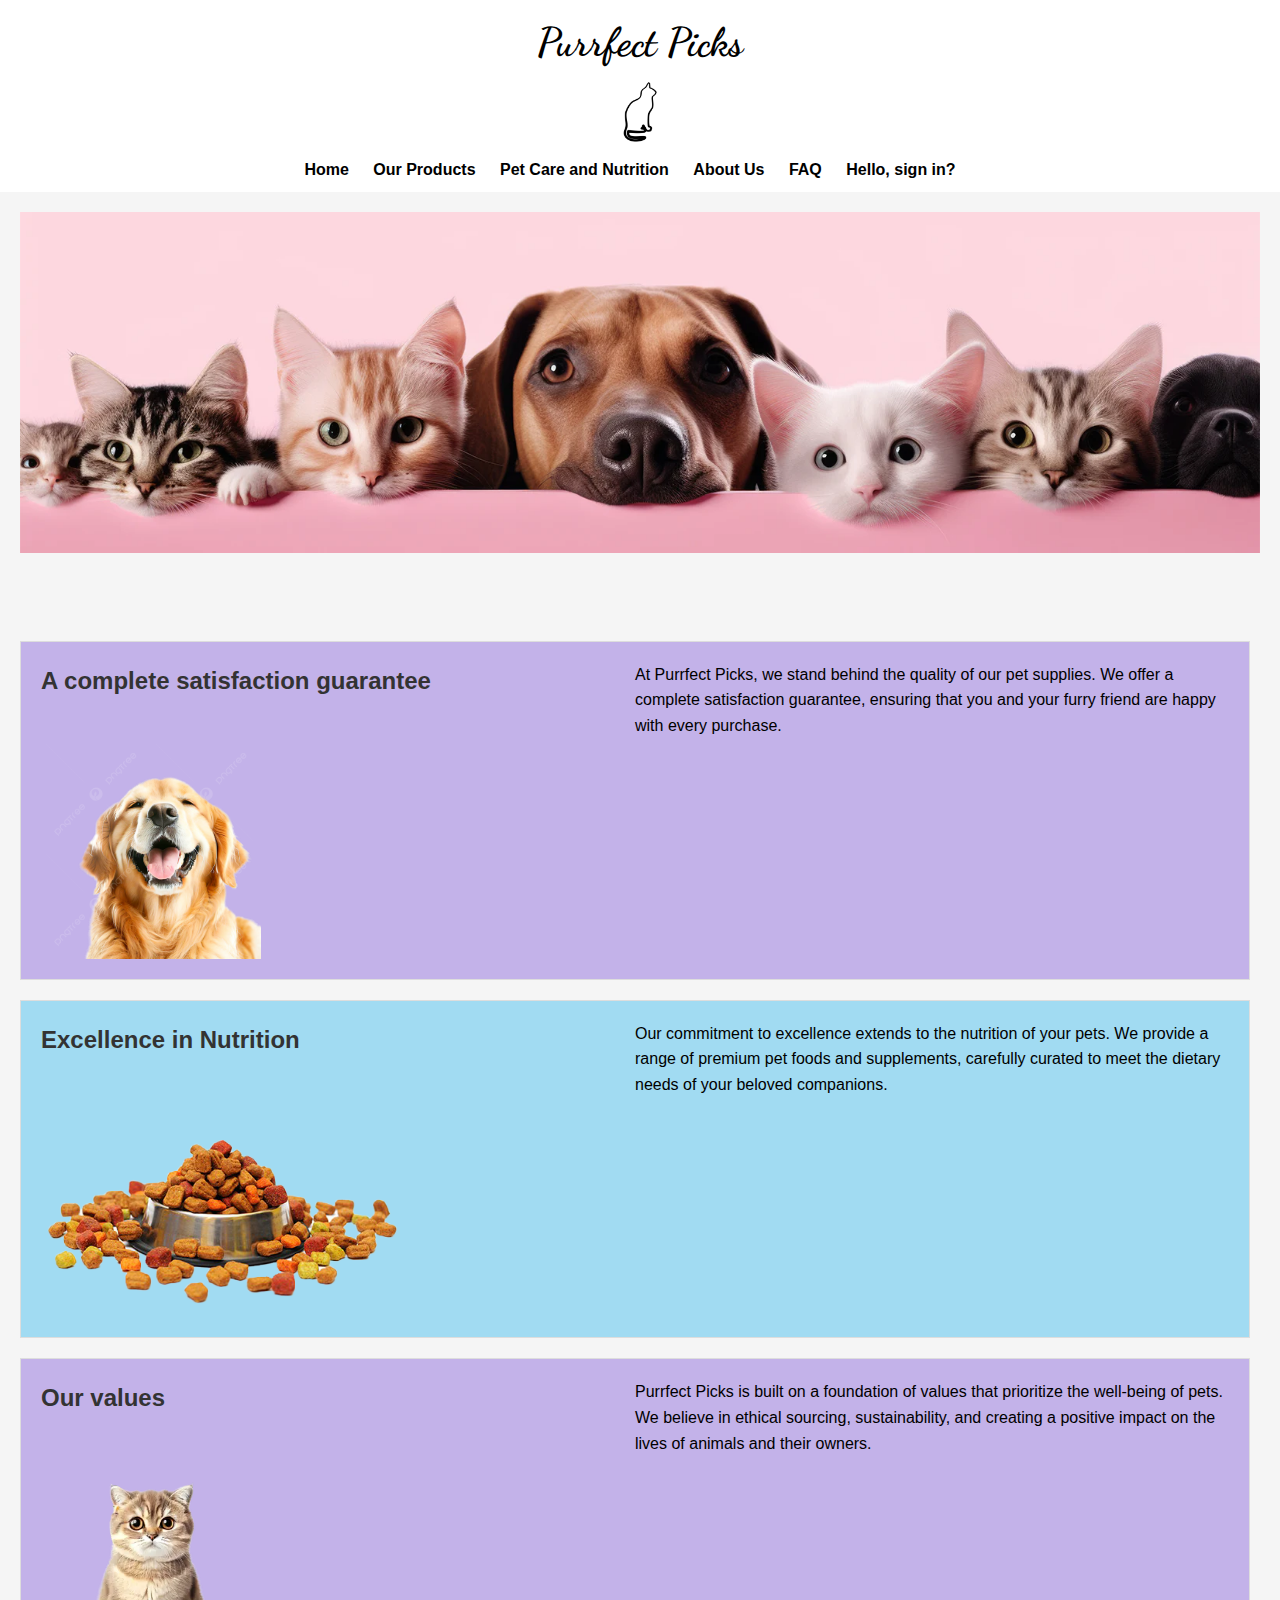
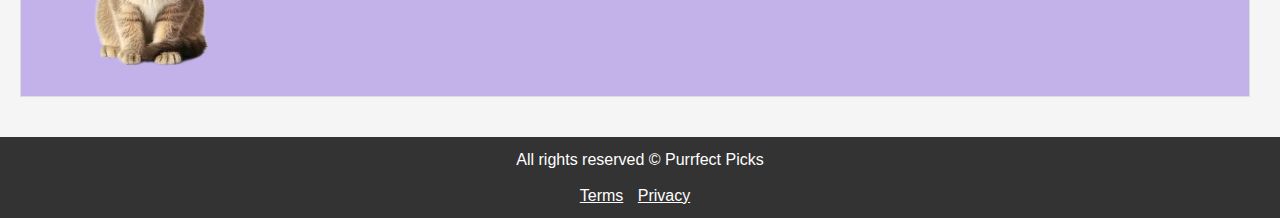
<file: PurfectPicks-main/index.html>
<!DOCTYPE html>
<html lang="en">
<head>
    <meta charset="UTF-8">
    <meta name="viewport" content="width=device-width, initial-scale=1.0">
    <link rel="stylesheet" href="styles.css">
    <link rel="stylesheet" href="https://cdnjs.cloudflare.com/ajax/libs/font-awesome/6.4.2/css/all.min.css" integrity="sha512-z3gLpd7yknf1YoNbCzqRKc4qyor8gaKU1qmn+CShxbuBusANI9QpRohGBreCFkKxLhei6S9CQXFEbbKuqLg0DA==" crossorigin="anonymous" referrerpolicy="no-referrer" />
    <link rel="preconnect" href="https://fonts.googleapis.com">
<link rel="preconnect" href="https://fonts.gstatic.com" crossorigin>
<link href="https://fonts.googleapis.com/css2?family=Dancing+Script:wght@500&family=Great+Vibes&family=Lato:wght@300&family=Lora:ital,wght@1,500&family=Martel&family=Noto+Sans:wght@300&family=Noto+Serif+Georgian&family=Nunito:wght@600&family=Poppins:wght@300;800&family=Roboto&family=Rubik&family=Tilt+Neon&display=swap" rel="stylesheet">
    <title>Purrfect Picks: Pet Supplies</title>
</head>
<body>
    <header>
        <p class="heading">Purrfect Picks</p>
        <img src="images/catPNG.png" height="75px">
        <nav>
            <ul class="navigation">
                <li><a href="index.html">Home</a></li>
                <li><a href="products.html">Our Products</a></li>
                <li><a href="petCare.html">Pet Care and Nutrition</a></li>
                <li><a href="about.html">About Us</a></li>
                <li><a href="#">FAQ</a></li>
                <li><a href="index.php">Hello, sign in?</a></li>
            </ul>
        </nav>
    </header>

    <main>
        <div class="hero-section">
            <img src="images/bg3.webp">
        </div>
            
        <div class="main-section">
            <div class="div1" id="div1">
                <h2>A complete satisfaction guarantee</h2>
                <p> At Purrfect Picks, we stand behind the quality of our pet supplies. 
                    We offer a complete satisfaction guarantee, ensuring that you and your furry friend are happy with every purchase.</p>
                <img src="images/dog.png" height="220px" style="margin-right: 0px;">
            </div>
            <div class="div1" id="div2">
                <h2>Excellence in Nutrition</h2>
                <p> Our commitment to excellence extends to the nutrition of your pets. We provide a range of premium pet foods and supplements,
                    carefully curated to meet the dietary needs of your beloved companions.</p>
                <img src="images/petF.png" height="220px" style="margin-right: 0px;">
            </div>
            <div class="div1" id="div3">
                <h2>Our values</h2>
                <p> Purrfect Picks is built on a foundation of values that prioritize the well-being of pets. We believe in ethical sourcing,
                    sustainability, and creating a positive impact on the lives of animals and their owners.</p>
                <img src="images/cact.png" height="220px" style="margin-right: 0px;">
            </div>
        </div>
    </main>

    <footer>
        <P class="copyright">
            All rights reserved &copy; Purrfect Picks
        </P>
        <uL>
            <li><a href="#">Terms</a></li>
            <li><a href="#">Privacy</a></li>
        </uL>
    </footer>
</body>
</html>
</file>
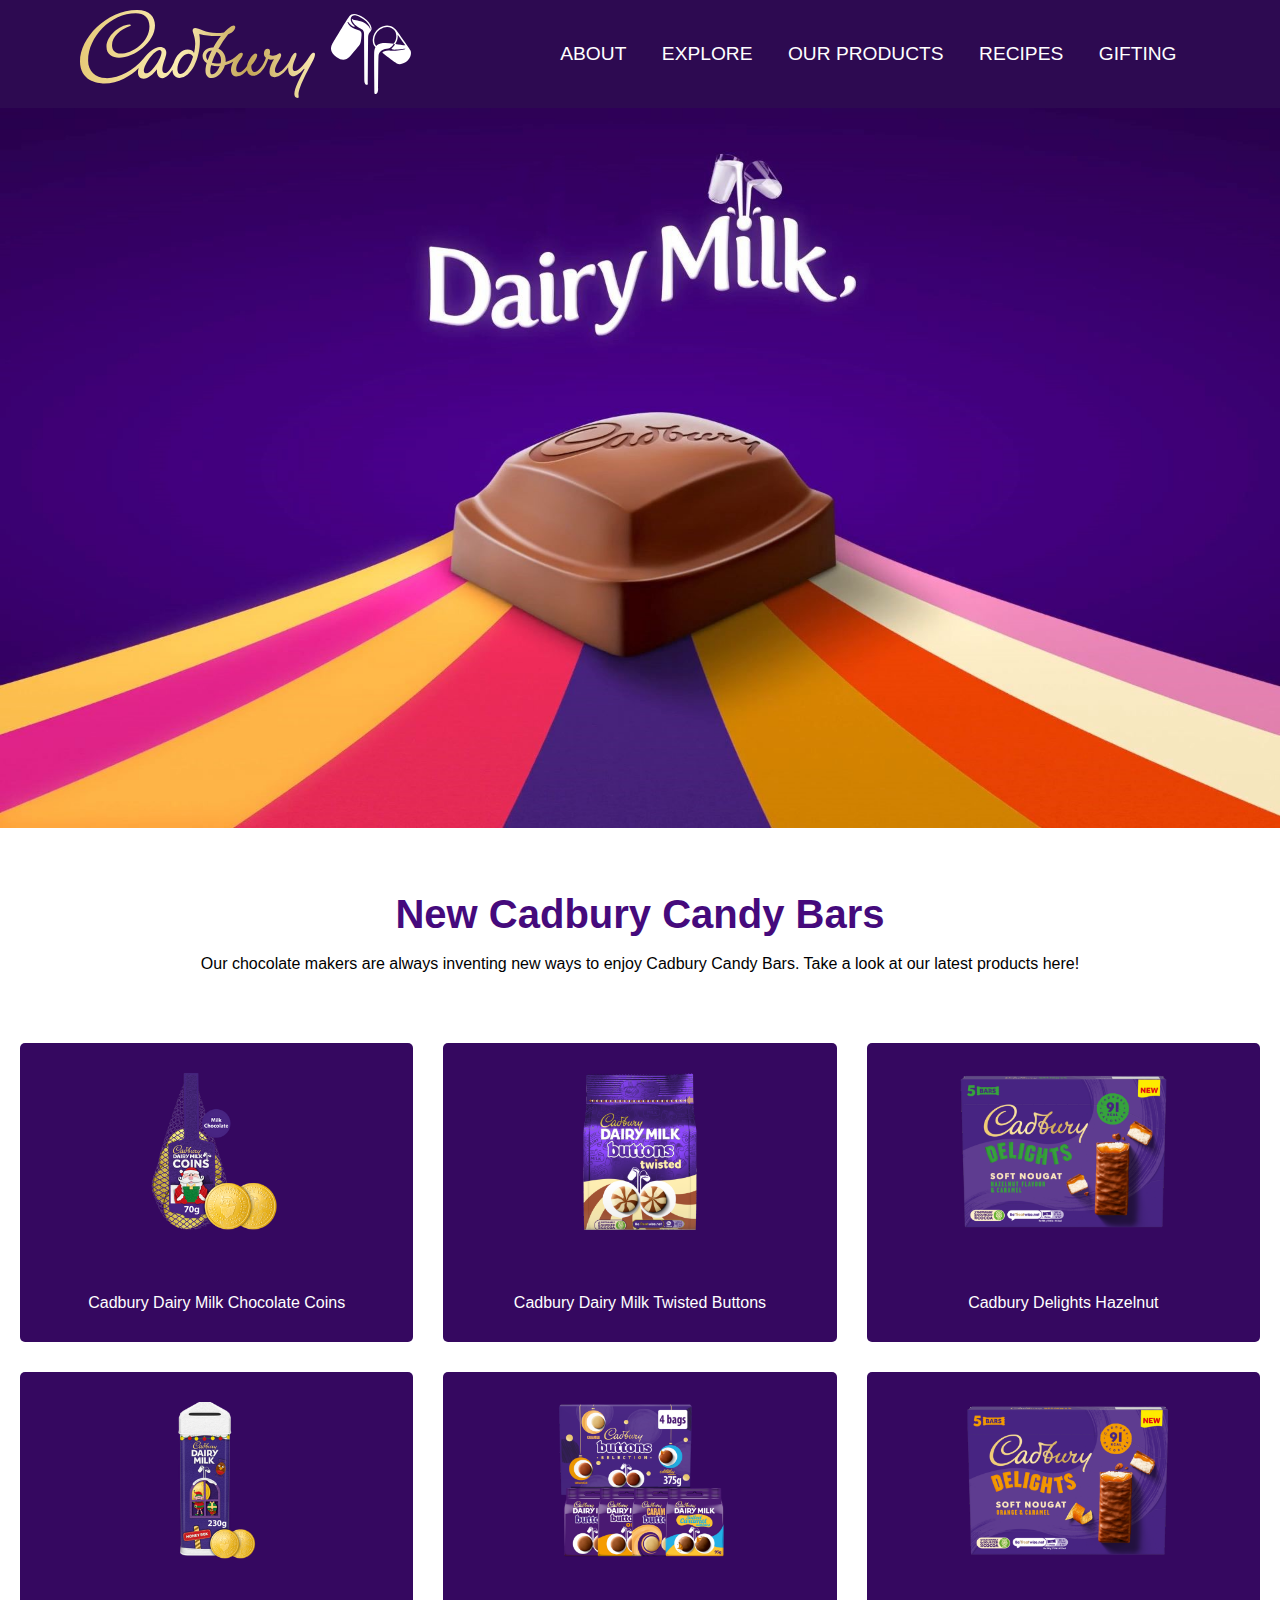
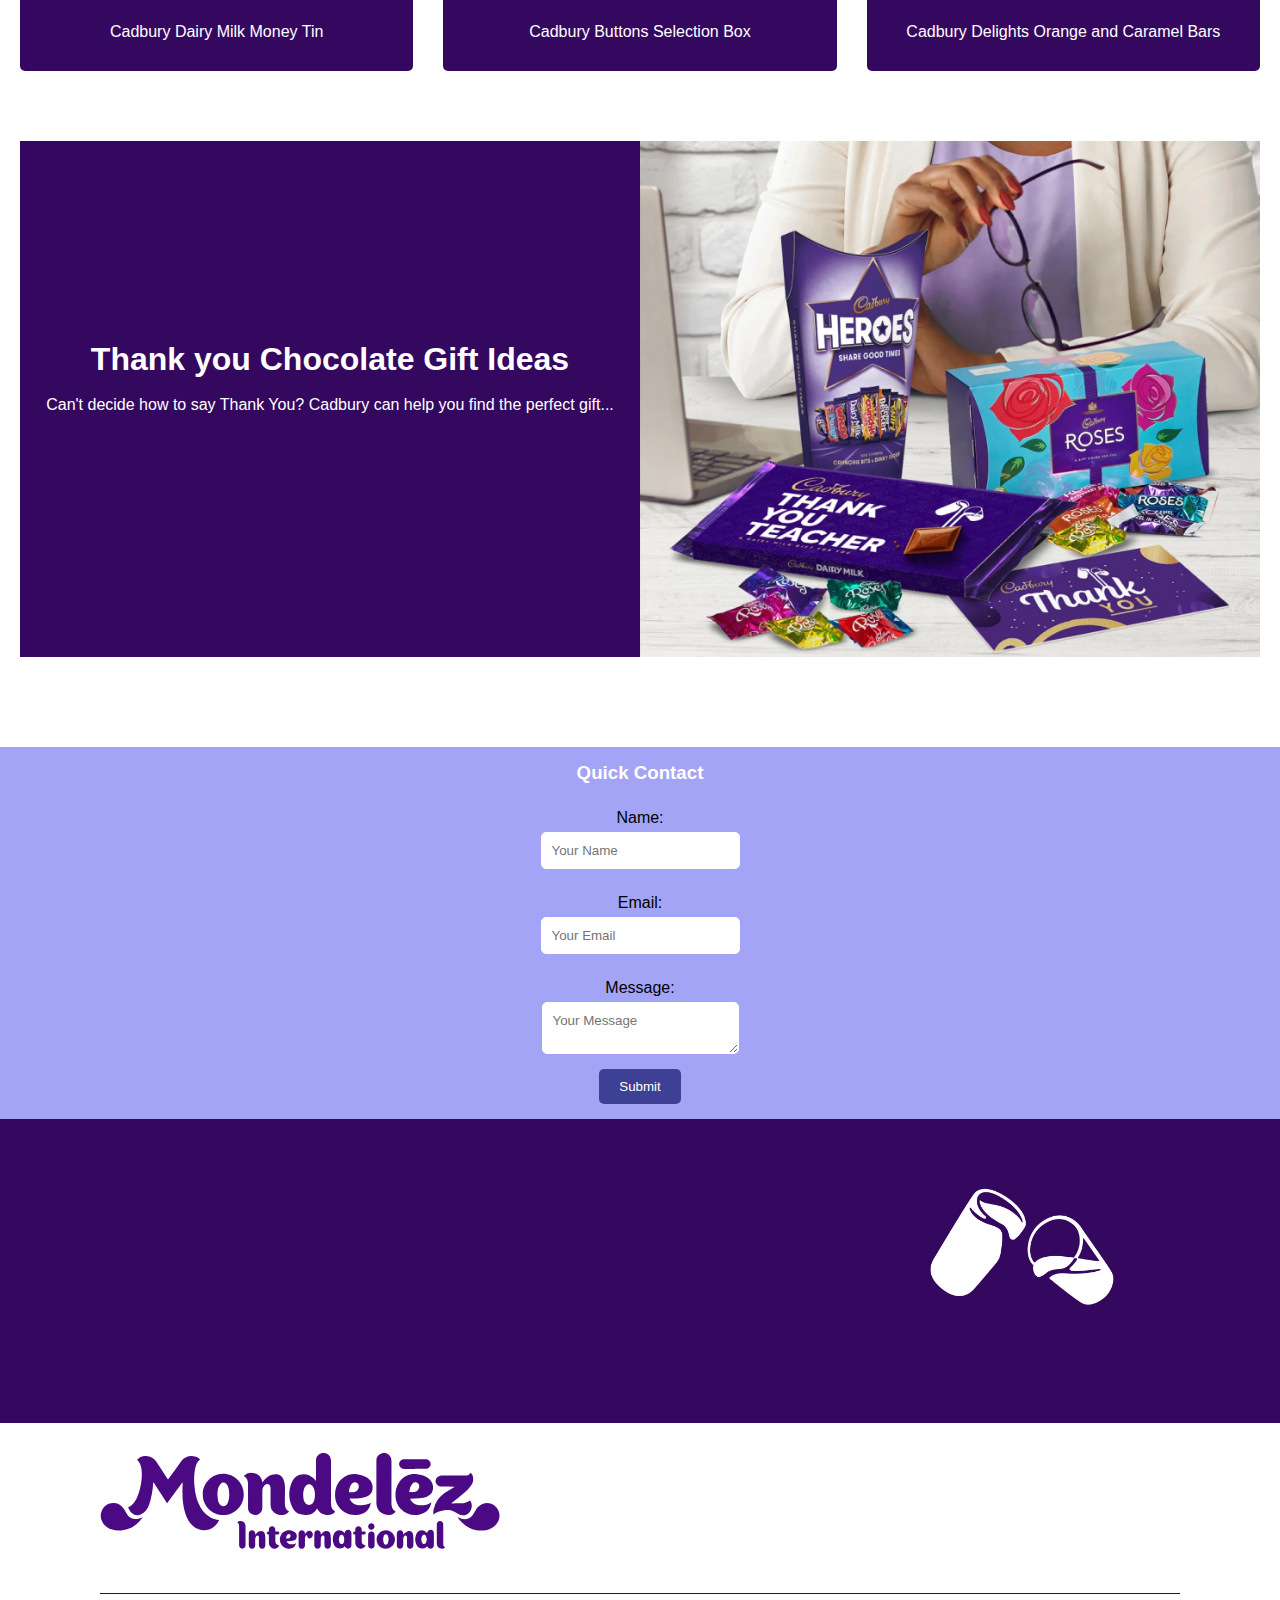
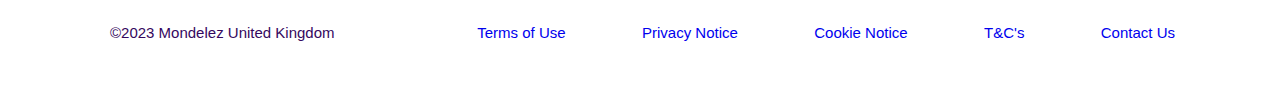
<file: Assignment 2 (1)/Assignment2/index.html>
<!DOCTYPE html>
<html lang="en">
<head>
    <meta charset="UTF-8">
    <meta name="viewport" content="width=device-width, initial-scale=1.0">
    <title>Document</title>
    <!-- Link for Favicon -->
    <link rel="icon" type="image/x-icon" href="images/favicon.jpg">
    <!-- link for Stylesheet -->
    <link rel="stylesheet" href="styles.css">
    <!-- link for favicon -->
    <link rel="stylesheet" href="https://cdnjs.cloudflare.com/ajax/libs/font-awesome/6.4.2/css/all.min.css" integrity="sha512-z3gLpd7yknf1YoNbCzqRKc4qyor8gaKU1qmn+CShxbuBusANI9QpRohGBreCFkKxLhei6S9CQXFEbbKuqLg0DA==" crossorigin="anonymous" referrerpolicy="no-referrer" />
</head>
<body>
    <header>
    <!-- background container -->
    <div class="background-container">
        <!-- Container for header -->
        <div class="container">
            <!-- SVG file for logo -->
            <div class="logo">
                <svg width="331" height="88" viewBox="0 0 331 88" fill="none" xmlns="http://www.w3.org/2000/svg">
                    <path d="M233.987 42.7881C231.804 42.4227 230.795 44.7755 227.153 49.9185C223.82 54.6241 217.069 62.4853 214.165 60.8854C211.26 59.2855 213.247 53.0519 215.234 48.6923C216.456 46.01 217.205 43.1119 215.729 42.8213C214.195 42.4088 211.584 45.9408 209.882 50.2313C206.521 56.7001 200.516 62.931 197.363 62.931C195.589 62.931 194.973 62.1006 194.973 60.5698C194.973 54.5854 201.182 48.4791 201.182 45.2156C201.182 44.1499 200.735 43.2974 199.861 43.2974C198.267 43.2974 196.747 45.7111 192.953 45.7111C191.79 45.6912 190.639 45.4779 189.546 45.08C190.433 41.7335 190.375 38.6665 187.702 38.6665C185.492 38.6665 183.889 40.4879 183.889 43.7154C183.889 45.3762 184.718 46.7602 185.903 47.7677C183.494 55.2193 178.251 62.6597 173.987 61.94C172.197 61.6383 170.798 58.6184 171.567 55.0642C174.67 51.7426 178.519 45.9907 176.795 43.9922C174.308 41.0996 168.173 49.6168 167.015 55.9251C164.224 60.0079 160.673 63.0278 157.965 62.1725C156.628 61.7518 156.166 60.5892 156.219 59.0723C156.39 54.1591 158.968 51.225 160.839 48.5926C162.202 46.6716 163.837 43.7375 162.246 42.9209C160.972 42.2649 158.838 43.278 157.413 45.1354L157.269 45.3264C154.735 48.1304 150.338 50.6105 145.613 52.0886C145.687 51.4861 145.725 50.8798 145.729 50.2728C145.729 44.6094 142.827 40.5377 138.425 38.6471C141.296 33.5782 144.56 28.7432 148.188 24.187C153.381 22.4403 155.263 18.6786 155.263 17.1894C155.263 16.1846 154.793 15.4788 153.792 15.4788C151.549 15.4788 147.287 19.0772 143.982 22.457C141.562 22.8167 139.117 22.987 136.67 22.9663C125.484 22.9663 118.835 17.9838 115.116 17.9838C113.408 17.9838 112.642 19.2239 112.642 20.4031C112.642 22.7614 115.232 26.4152 115.232 33.7865C115.179 36.866 114.782 39.9298 114.049 42.9209C112.8 40.6871 110.559 39.6214 107.638 39.6214C101.498 39.6214 96.1337 45.7554 93.7572 52.6311C91.1181 58.062 88.1447 63.0168 84.9143 63.0168C83.1484 63.0168 82.325 61.7186 82.325 59.3602C82.325 53.9349 86.3264 46.8349 86.3264 42.7327C86.3264 39.1952 84.3229 36.9559 79.8517 36.9559C75.0019 36.9559 68.1265 42.3147 63.379 48.839C53.1129 60.9767 38.8454 68.5528 25.6583 68.1127C15.5332 67.8774 8.11892 60.9158 8.11892 50.6742C8.00562 26.8304 30.696 3.17769 55.7713 3.17769C63.8985 3.17769 69.3397 7.40722 69.4585 16.132C69.4585 32.1699 52.0738 43.5908 40.5448 43.5908C35.2474 43.5908 32.0225 40.2692 32.0225 35.2037C32.0225 26.5952 40.379 19.5339 50.0344 15.9964C51.0928 15.7611 51.3277 14.5819 49.327 14.5819C39.3234 15.0387 26.4874 26.1384 26.4874 36.7261C26.4874 44.388 32.4232 47.7096 39.0139 47.7096C54.0828 47.7096 74.9908 32.1755 74.9908 15.4317C74.9908 7.52902 70.1383 0 57.0646 0C26.3381 0 0 28.2532 0 51.2471C0 70.8226 17.0696 73.4162 24.3706 73.4162C38.0329 73.4162 51.1951 65.7793 58.6646 57.9153C58.2219 59.3328 57.9845 60.8065 57.9599 62.2915C57.9599 66.1834 59.9634 68.777 63.6111 68.777C67.9662 68.777 73.2637 64.4146 77.033 59.3436C76.4444 62.8811 77.7377 68.1874 82.3305 68.1874C86.2877 68.1874 89.8635 64.0133 92.4612 59.8474V59.8944C92.4612 64.0797 95.1085 67.9217 99.4664 67.9217C111.708 67.9217 119.891 47.6404 119.891 31.3672C119.919 28.9229 119.713 26.4814 119.277 24.0762C124.774 25.5737 130.635 26.119 135.606 26.119C137.541 26.119 139.309 26.036 140.89 25.8921C138.403 28.9369 135.736 33.064 133.34 37.5178C133.036 37.5011 132.732 37.4818 132.423 37.4818C126.949 37.4818 122.593 41.3127 122.593 46.0903C122.593 49.0992 124.252 51.4464 126.739 53.1156C125.94 55.8836 125.473 58.3748 125.473 60.4176C125.473 65.1232 127.769 68.0822 131.829 68.0822C137.516 68.0822 142.974 61.8044 144.944 55.222C147.91 54.3818 150.733 53.0977 153.317 51.4132C152.002 53.9598 151.106 56.6448 150.996 59.3962C150.896 62.2362 152.016 66.3827 156.089 66.5238C159.278 66.6346 163.241 64.9516 166.996 60.3539C167.549 63.5095 169.359 65.2063 171.777 65.6685C178.989 67.0525 185.041 58.6461 188.153 49.1241C189.038 49.4901 189.984 49.6864 190.941 49.7026C191.946 49.7022 192.947 49.5861 193.926 49.3566C191.532 53.0381 189.487 58.026 189.485 61.7905C189.485 66.0201 191.925 67.2269 194.79 67.1716C199.745 67.0775 204.363 62.6126 208.176 57.3257C208.165 57.525 208.16 57.7243 208.16 57.9236C208.143 61.3421 208.865 65.6741 212.385 66.1308C215.323 66.5045 218.741 64.506 223.511 59.1914C224.378 58.2253 224.79 58.5935 224.119 59.8834C220.435 66.9446 214.507 77.6485 214.369 83.8683C214.322 85.9415 215.143 87.3947 216.674 87.857C217.575 88.1338 218.409 88.0037 218.608 87.511C218.807 87.0183 218.537 86.1602 218.537 84.9478C218.537 79.5612 221.963 71.2433 232.768 50.9676C234.299 48.1193 236.211 43.1617 233.987 42.7881ZM66.3192 63.3462C64.9044 63.3462 63.846 62.5351 63.846 60.6501C63.846 54.5826 74.51 39.6353 79.6389 39.89C80.7084 39.9453 81.4517 40.939 81.5014 42.0075C81.7695 47.9892 71.567 63.3462 66.3192 63.3462ZM100.544 63.9717C98.3666 63.9717 97.4049 61.7407 97.4049 59.136C97.4049 52.4734 102.409 43.6351 108.235 43.6351C109.257 43.6108 110.262 43.9004 111.115 44.465C111.968 45.0296 112.628 45.8421 113.007 46.7934C110.249 55.7064 105.336 63.9717 100.544 63.9717ZM141.017 49.9213C141.004 51.0398 140.87 52.1535 140.616 53.2429C139.404 53.4223 138.18 53.5148 136.955 53.5197C135.232 53.5327 133.517 53.2759 131.873 52.7585C133.188 48.9991 134.796 45.3489 136.681 41.8414C139.315 43.4386 141.017 46.3339 141.017 49.9213ZM126.183 46.2066C126.183 43.2171 128.62 40.3937 131.807 40.474C130.236 43.6165 128.857 46.8518 127.678 50.1621C126.706 49.0757 126.173 47.6654 126.183 46.2066ZM132.365 64.3676C130.538 64.3676 130.245 62.5988 130.245 60.8882C130.297 58.9436 130.6 57.014 131.146 55.1473C133.432 55.8321 135.805 56.1772 138.19 56.1715C138.718 56.1715 139.24 56.1521 139.757 56.1189C138.143 60.4453 135.214 64.3676 132.365 64.3676Z" fill="url(#paint0_linear_14614_50762)"/>
                    <path d="M330.361 40.2377C329.512 38.6051 324.887 32.1754 321.172 27.0097C319.117 24.1508 317.341 21.6818 316.811 20.8667C314.495 17.2983 307.793 12.1584 299.017 18.2521C295.348 20.8009 293.001 25.0434 292.76 29.5773C292.584 32.7698 293.503 35.5018 295.283 37.0734L295.372 37.1533C294.468 38.8729 294.209 41.1093 294.147 43.7849C293.966 51.0368 294.448 77.5069 294.448 82.9452C294.442 83.0799 294.464 83.2144 294.513 83.3408C294.561 83.4672 294.635 83.5829 294.729 83.6811C294.824 83.7794 294.938 83.8582 295.065 83.9129C295.191 83.9677 295.328 83.9973 295.466 84C296.704 84 298.134 82.8137 298.134 78.4654C298.134 78.4654 298.279 51.2975 298.479 47.2758C298.564 45.5374 298.479 43.5171 299.775 42.1523C301.64 40.1685 304.212 38.9506 306.966 38.746C310.452 38.4665 312.495 35.7532 313.296 34.4189C313.395 34.242 313.554 34.1046 313.746 34.0307C313.939 33.9569 314.152 33.9512 314.348 34.0148C314.685 34.1299 315.023 34.3883 314.63 34.985C313.889 36.0494 313.026 37.0282 312.058 37.9027C310.531 39.1947 311.595 40.031 317.669 39.5024C323.744 38.9739 325.734 38.3772 325.297 39.1242C324.861 39.8713 316.087 41.2854 310.514 40.6888C306.095 40.2189 303.261 41.3606 302.329 42.8218C302.916 43.2587 303.294 43.5265 303.372 43.5806C308.114 47.3721 313.909 51.7485 316.762 53.447C317.713 53.9859 318.798 54.259 319.898 54.2363C322.345 54.2363 325.599 52.6365 327.676 50.5928C330.67 47.654 331.84 43.1013 330.361 40.2377ZM313.684 33.6883C308.949 33.0446 304.074 32.6406 300.585 33.4722C298.569 33.942 297.165 34.7783 296.192 35.9223C294.788 34.6702 294.041 32.3352 294.188 29.6642C294.415 25.5837 296.518 21.7828 299.816 19.4924C302.568 17.5825 305 16.8919 307.082 16.8919C310.35 16.8919 312.755 18.5997 314.164 19.9834C315.462 21.313 316.265 23.5235 316.323 25.9502C316.398 28.7504 315.464 31.4878 313.684 33.6883ZM315.339 33.9232C316.986 31.5692 317.831 28.7697 317.751 25.922C317.751 25.4827 317.706 25.0505 317.653 24.6276C318.345 25.5955 319.153 26.716 320.009 27.9164C321.667 30.221 323.628 32.9295 325.29 35.3045C322.752 35.1142 319.126 34.4729 315.339 33.9162V33.9232Z" fill="white"/>
                    <path d="M284.299 69.4219C284.299 73.692 285.664 74.8569 286.844 74.8569C286.978 74.8597 287.11 74.8342 287.234 74.7823C287.357 74.7303 287.468 74.6531 287.559 74.5554C287.651 74.4578 287.721 74.342 287.765 74.2155C287.809 74.089 287.826 73.9547 287.815 73.8212C287.815 68.4899 288.121 27.4228 288.121 27.4159C288.104 25.675 288.637 23.9734 289.644 22.5553C290.206 21.8687 290.71 21.1364 291.151 20.366C291.664 19.5633 291.657 18.7097 291.439 17.4686C290.847 14.1375 287.937 10.6518 283.782 7.81199C276.82 3.0552 271.843 3.07134 269.517 6.09105C266.756 9.66903 252.993 32.8348 252.404 33.8198C250.018 37.8084 250.197 42.6044 256.718 47.3474C262.221 51.3544 266.53 49.8965 269.326 47.0175C270.099 46.2216 276.297 38.8673 278.955 35.7137C279.839 34.6612 280.452 33.4073 280.74 32.0619C281.226 29.7989 281.364 27.7204 281.55 25.372C281.674 23.508 281.527 21.8771 279.939 20.8367C278.352 19.7962 276.258 19.4018 274.503 18.6751C271.785 17.554 268.866 15.7823 267.734 12.7603C267.687 12.6351 267.648 12.5073 267.616 12.3773C267.534 11.9898 267.98 11.7821 268.355 12.3519C268.956 13.2747 269.816 13.9967 270.656 14.6588C271.601 15.4155 272.591 16.2506 273.739 16.6404C273.919 16.711 274.113 16.7379 274.305 16.7189C274.62 16.6658 274.857 16.3798 274.671 16.066C274.355 15.5285 273.707 15.0948 273.29 14.6381C272.79 14.0996 272.337 13.5192 271.935 12.9033C271.118 11.6253 270.522 9.99199 270.785 8.39102C271.245 5.59738 273.789 5.02527 276.033 5.49588C278.619 6.04261 280.998 7.5121 283.165 8.99311C287.498 11.9552 289.863 15.6831 290.284 18.0546C290.41 18.7582 290.367 19.3326 290.166 19.734C290.054 18.1514 289.258 16.652 287.228 14.9495C282.355 10.8686 278.672 11.0278 274.533 10.0335C273.69 9.84894 272.902 9.46891 272.232 8.92391C272.087 8.79472 271.901 8.94467 271.917 9.1546C272.11 11.5814 274.026 14.6588 279.408 17.9392L279.433 17.9554C280.096 18.3598 280.815 18.7643 281.591 19.1688C282.972 19.8862 284.019 20.9612 284.03 23.365L284.299 69.4219Z" fill="white"/>
                    <defs>
                    <linearGradient id="paint0_linear_14614_50762" x1="-3.3769" y1="43.9949" x2="238.422" y2="43.9949" gradientUnits="userSpaceOnUse">
                    <stop offset="0.02" stop-color="#E7CB7A"/>
                    <stop offset="0.42" stop-color="#FBECB3"/>
                    <stop offset="0.71" stop-color="#C4A557"/>
                    <stop offset="1" stop-color="#FBECB3"/>
                    </linearGradient>
                    </defs>
                    </svg>
                </div>
            <!-- Navigation Bar  -->
            <div class="navigationBar" id="navigationBar">
                <ul>
                    <li><a href="https://www.cadbury.co.uk/">ABOUT</a></li>
                    <li><a href="https://www.cadbury.co.uk/">EXPLORE</a></li>
                    <li><a href="https://www.cadbury.co.uk/">OUR PRODUCTS</a></li>
                    <li><a href="https://www.cadbury.co.uk/">RECIPES</a></li>
                    <li><a href="https://www.cadbury.co.uk/">GIFTING</a></li>
                </ul>
            </div>
            <!-- Div for Hamburger icon -->
            <div class="burger-icon" id="burger-icon">&#9776;</div>
        </div>
    </div>
    </header>

    <!-- div for image -->
    <div>
        <img class="background" src="images/cad3.jpg">
    </div>
    <!-- div for content -->
    <div class="content-container">
        <!-- Main content -->
        <main>
           <!-- Div for new Creations -->
            <div class="newCreations">
                <p class="newCreation">New Cadbury Candy Bars</p>
                <br/>
                <p class="description1">Our chocolate makers are always inventing new ways to enjoy Cadbury Candy Bars. Take a look at our latest products here!</p>
            </div>
            <!-- DIv for Containers Box -->
            <div class="containers-box">
                <!-- Div for Container Box -->
                <div class="containers">
                    <!-- Div for chocolate Box -->
                    <div class="chocolateBox">
                        <!-- Div for chocolate Image  -->
                        <div class="chocoImage">
                            <img src="images/coins.png">
                        </div>
                        <!-- Div for Chocolate Box details -->
                        <div class="chocoBars">
                            <p>Cadbury Dairy Milk Chocolate Coins</p>
                        </div>
                    </div>

                    <!-- Div for chocolate Box -->
                    <div class="chocolateBox">
                        <!-- Div for chocolate Image  -->
                        <div class="chocoImage">
                            <img src="images/buttons.png">
                        </div>
                        <!-- Div for Chocolate Box details -->
                        <div class="chocoBars">
                            <p>Cadbury Dairy Milk Twisted Buttons</p>
                        </div>
                    </div>

                    <!-- Div for chocolate Box -->
                    <div class="chocolateBox">
                        <!-- Div for chocolate Image  -->
                        <div class="chocoImage">
                            <img src="images/hazelnut.png">
                        </div>
                        <!-- Div for Chocolate Box details -->
                        <div class="chocoBars">
                            <p>Cadbury Delights Hazelnut</p>
                        </div>
                    </div>

                    <!-- Div for chocolate Box -->
                    <div class="chocolateBox">
                        <!-- Div for chocolate Image -->
                        <div class="chocoImage">
                            <img src="images/moneyTin.png">
                        </div>
                        <!-- Div for Chocolate Box details -->
                        <div class="chocoBars">
                            <p>Cadbury Dairy Milk Money Tin</p>
                        </div>
                    </div>

                    <!-- Div for chocolate Box -->
                    <div class="chocolateBox">
                        <!-- Div for chocolate Image -->
                        <div class="chocoImage">
                            <img src="images/buttonsBox.png">
                        </div>
                        <!-- Div for Chocolate Box details -->
                        <div class="chocoBars">
                            <p>Cadbury Buttons Selection Box</p>
                        </div>
                    </div>

                    <!-- Div for chocolate Box -->
                    <div class="chocolateBox">
                        <!-- Div for chocolate Image -->
                        <div class="chocoImage">
                            <img src="images/orange.png">
                        </div>
                        <!-- Div for Chocolate Box details -->
                        <div class="chocoBars">
                            <p>Cadbury Delights Orange and Caramel Bars</p>
                        </div>
                    </div>
                </div>
            </div>
            <!-- Div for next content -->
            <div class="section2">
                <!-- Div for image  -->
                <div>
                    <img class="thankyou" src="images/thanks.webp">
                </div>
                <!-- Div for Thanks content -->
                <div class="thanks">
                    <h1>Thank you Chocolate Gift Ideas</h1>
                    <br>
                    <P>Can't decide how to say Thank You? Cadbury can help you find the perfect gift...</P>
                </div>
            </div>
        </main>
    </div>
    
    <!-- Page Footer -->
    <footer>
       
        <!-- Div for footer div -->
        <div class="footer">
            <div class="quick-contact-form">
                <h3>Quick Contact</h3>
                <form action="#" method="post">
                    <label for="name">Name:</label>
                    <input type="text" id="name" name="name" placeholder="Your Name">

                    <label for="email">Email:</label>
                    <input type="email" id="email" name="email" placeholder="Your Email">

                    <label for="message">Message:</label>
                    <textarea id="message" name="message" placeholder="Your Message"></textarea>

                    <button type="submit">Submit</button>
                </form>
            </div>
           
            <img class="glassImg" src="images/footer.webp" height="300px" width="300px">
        </div>
        <!-- Div for footer details -->
        <div class="footerDetails">
            <!-- Div for footer logo -->
            <div class="Mandalez">
                <svg width="400" height="100" viewBox="0 0 400 100" fill="none" xmlns="http://www.w3.org/2000/svg">
                    <path fill-rule="evenodd" clip-rule="evenodd" d="M224.589 0C224.911 0.1 225.233 0.207692 225.555 0.307692C229.026 1.33077 231.057 4.23077 231.049 8.22308C231.034 21.9538 230.988 35.6846 230.996 49.4077C230.996 50.9538 231.172 52.5154 231.509 54.0231C231.946 56.0769 233.356 57.4769 235.172 58.4538C233.915 61.0923 229.386 62.5846 225.394 61.6846C221.655 60.8385 218.743 58.8615 217.019 55.3769C214.819 59.6154 211.241 61.6385 206.689 61.9077C204.781 62.0231 202.789 61.7769 200.911 61.3385C196.651 60.3769 193.838 57.5 192.091 53.6385C188.528 45.7538 188.337 37.7231 191.655 29.7154C193.195 26 195.731 23.0615 199.693 21.8154C204.996 20.1615 209.624 21.5692 213.609 25.3308C214.375 26.0615 215.049 26.8846 215.961 27.8769V8.52308C215.961 3.80769 217.739 1.41538 222.214 0.107692C222.26 0.0923077 222.306 0.0384615 222.344 0H224.582L224.589 0ZM214.942 41.4692C214.904 40.8462 214.888 40.0154 214.789 39.1846C214.513 36.9385 213.976 34.7769 212.474 32.9923C210.559 30.7231 207.494 30.7 205.639 33.0077C204.988 33.8154 204.467 34.7846 204.099 35.7538C203.011 38.6231 203.049 41.6077 203.348 44.6C203.532 46.4769 203.953 48.2846 205.088 49.8538C206.337 51.5846 208.015 52.2769 210.114 51.8385C212.153 51.4 213.225 49.9231 213.946 48.1154C214.758 46.0462 214.896 43.8692 214.957 41.4692H214.942Z" fill="#4B0983"/>
                    <path fill-rule="evenodd" clip-rule="evenodd" d="M285.141 0C285.862 0.269231 286.605 0.461538 287.279 0.815385C290.115 2.30769 291.471 4.72308 291.471 7.9C291.471 21.8231 291.44 35.7538 291.448 49.6846C291.448 50.8 291.563 51.9231 291.709 53.0385C292.038 55.5385 293.417 57.3077 295.701 58.5308C295.394 58.8692 295.134 59.2 294.835 59.4769C291.808 62.2769 288.299 62.5308 284.559 61.3692C279.287 59.7231 276.421 55.7154 276.406 49.8308C276.368 35.6461 276.383 21.4615 276.398 7.26923C276.398 3.99231 278.889 1 282.191 0.2C282.383 0.153846 282.551 0.0692308 282.735 0L285.141 0Z" fill="#4B0983"/>
                    <path fill-rule="evenodd" clip-rule="evenodd" d="M0.766602 61.3077C1.06545 60.2077 1.28001 59.0692 1.68614 58.0077C3.73212 52.6692 8.72062 49.4384 14.3681 49.9538C18.4141 50.323 21.4792 52.5384 23.7704 55.8077C24.8202 57.3077 25.6402 58.9692 26.5444 60.5692C28.3988 63.8538 31.1421 65.8153 34.9352 66.0692C37.7474 66.2538 40.3911 65.5923 42.7743 64.0307C42.7973 64.0769 42.8509 64.1461 42.8356 64.1615C38.9812 69.2384 34.575 73.6461 28.4141 75.8461C22.7743 77.8615 17.0578 78.3615 11.3413 76.3C6.4371 74.5307 2.83557 71.3077 1.2417 66.1538C1.05013 65.5307 0.919858 64.8846 0.766602 64.2461L0.766602 61.3077Z" fill="#4B0983"/>
                    <path fill-rule="evenodd" clip-rule="evenodd" d="M99.9992 6.4616C96.8115 8.88467 95.7464 12.4078 95.0337 16.0539C93.9379 21.7154 93.9609 27.4231 94.482 33.1462C95.0184 39.0462 96.1908 44.7924 98.4513 50.2847C100.804 55.9924 104.375 60.7001 109.731 63.9078C112.605 65.6308 115.716 66.6077 119.164 66.9001C118.98 67.3001 118.85 67.6385 118.681 67.9539C112.957 79.077 100.068 79.4231 92.7042 72.7001C89.2559 69.5539 87.118 65.6001 85.6084 61.2616C83.8307 56.177 83.0261 50.9078 82.6506 45.5616C82.3058 40.5616 82.3288 35.5693 82.6506 30.5616C82.6736 30.2001 82.6506 29.8231 82.4897 29.3693C77.3786 36.2924 72.2598 43.2231 67.0874 50.2231C62.5203 43.1924 58.0069 36.2385 53.4858 29.2847C53.4245 29.2924 53.3556 29.3001 53.2866 29.3154C53.21 30.2231 53.1257 31.1385 53.0491 32.0539C52.4897 38.7001 51.2943 45.2078 49.2023 51.5385C47.8 55.7924 45.3019 59.2231 41.1793 61.2001C37.0797 63.1616 33.0414 62.1308 30.3747 58.4385C29.4782 57.2001 28.8345 55.7924 28.0605 54.4385C32.9188 52.2154 35.4092 48.1924 37.3556 43.7539C39.7234 38.3693 40.9035 32.6693 41.5471 26.8462C41.9916 22.8231 42.0222 18.8154 41.2253 14.8231C40.6199 11.8385 39.5548 9.08467 37.0797 6.8616C37.7004 6.27698 38.2291 5.64621 38.8805 5.1616C41.4475 3.2539 44.4054 2.92314 47.4705 3.20006C51.256 3.53852 54.0912 5.58467 56.1832 8.58467C59.0184 12.6616 61.6621 16.877 64.3824 21.0385C65.4169 22.6231 66.436 24.2154 67.4628 25.8154C67.6161 26.0462 67.7847 26.2693 67.9992 26.5693C68.2291 26.2924 68.413 26.0847 68.574 25.8616C72.39 20.577 76.2061 15.2924 80.0222 10.0001C81.5625 7.8616 83.1947 5.79237 85.5855 4.57698C89.9073 2.36929 94.1908 2.64621 98.3747 5.02314C98.7425 5.23083 99.0644 5.53852 99.3862 5.82314C99.6008 6.00775 99.7694 6.23852 99.9763 6.4616H99.9992Z" fill="#4B0983"/>
                    <path fill-rule="evenodd" clip-rule="evenodd" d="M143.732 23.1231C146.721 19.6154 150.445 19.0385 154.514 20.1308C159.135 21.3693 161.847 24.3847 162.376 29.4616C162.66 29.0693 162.851 28.8077 163.043 28.5462C165.326 25.3616 168.116 22.8539 171.947 21.7154C173.679 21.2 175.449 21.077 177.219 21.3308C180.652 21.8385 182.683 24 183.786 27.1693C184.706 29.8077 185.012 32.5385 184.997 35.3154C184.974 40.177 184.844 45.0385 184.859 49.8923C184.859 51.3462 185.035 52.8308 185.395 54.2385C185.901 56.2 187.265 57.5539 189.135 58.5077C187.556 60.4 185.625 61.6539 183.234 61.9C180.031 62.2385 177.004 61.6077 174.376 59.6308C171.732 57.6462 170.537 54.9231 170.545 51.6385C170.545 46.2308 170.583 40.8231 170.56 35.4077C170.56 34.7 170.445 33.9693 170.208 33.3C169.342 30.9077 166.698 30.2616 164.867 32.0231C163.265 33.5462 162.384 35.5 162.361 37.7154C162.299 43.4077 162.345 49.1077 162.338 54.8C162.338 57.677 161.089 59.8847 158.506 61.1308C155.863 62.4 153.211 62.277 150.782 60.5231C149.081 59.3 148.177 57.5154 148.077 55.4462C147.97 53.1231 148.054 50.7847 148.047 48.4539C148.039 42.6693 147.985 36.8847 148.024 31.1077C148.039 27.6616 147.004 24.8385 143.732 23.1154V23.1231Z" fill="#4B0983"/>
                    <path fill-rule="evenodd" clip-rule="evenodd" d="M143.755 41.3924C143.801 52.6694 134.659 61.954 123.479 61.9924C111.939 62.0232 102.751 52.9001 102.759 41.4001C102.759 30.2078 111.809 21.0617 122.736 20.8309C134.061 20.5924 143.77 29.7078 143.755 41.3924ZM117.441 41.5694C117.54 42.9463 117.579 44.3309 117.763 45.6924C118.046 47.8078 118.529 49.8847 119.924 51.5924C121.74 53.8309 125.004 53.8694 126.774 51.5924C127.418 50.7694 127.931 49.7924 128.245 48.8001C129.494 44.8617 129.51 40.8309 128.851 36.7847C128.514 34.7001 127.87 32.7078 126.437 31.0694C124.652 29.0386 121.97 29.0155 120.284 31.1386C119.586 32.0155 119.027 33.0617 118.613 34.1155C117.671 36.5001 117.479 39.0232 117.448 41.5694H117.441Z" fill="#4B0983"/>
                    <path fill-rule="evenodd" clip-rule="evenodd" d="M370.613 19.6845C372.429 21.2153 373.02 23.2153 373.188 25.3768C373.418 28.3691 372.261 30.9384 370.56 33.3076C368.491 36.1768 365.847 38.4691 363.142 40.6999C359.303 43.846 355.449 46.9614 351.594 50.1076C351.556 50.1384 351.541 50.1999 351.495 50.2999C351.602 50.3384 351.701 50.3999 351.801 50.3999C355.004 50.3691 358.215 50.4153 361.426 50.2922C364.483 50.1768 367.341 49.323 369.908 47.4076C370.782 48.3691 371.28 49.4999 371.564 50.7384C372.575 55.1153 370.146 60.0768 366.2 61.6768C363.625 62.7307 361.127 62.323 358.728 61.1384C357.058 60.3153 355.472 59.3076 353.793 58.523C349.64 56.5768 345.341 56.823 341.027 57.923C338.345 58.6076 335.816 59.6307 333.518 61.3922C333.119 59.4691 333.341 57.6614 333.778 55.8768C335.41 49.2691 338.981 43.946 344.552 40.0768C347.472 38.0537 350.552 36.2845 353.564 34.3922C353.87 34.1999 354.2 34.0307 354.759 33.7076C354.246 33.6768 353.985 33.646 353.717 33.646C349.939 33.6384 346.154 33.6384 342.368 33.5999C341.518 33.5999 340.644 33.5691 339.809 33.3768C337.15 32.7691 335.472 30.5537 335.556 27.8691C335.64 25.3922 337.709 23.0768 340.261 22.6537C340.797 22.5614 341.341 22.523 341.878 22.523C349.533 22.5153 357.188 22.523 364.843 22.5076C365.41 22.5076 365.993 22.4768 366.56 22.4153C368.345 22.2153 369.74 21.3768 370.598 19.6845H370.613Z" fill="#4B0983"/>
                    <path fill-rule="evenodd" clip-rule="evenodd" d="M270.851 49.6614C269.993 54.5537 267.525 58.3691 262.858 60.3845C254.284 64.0768 243.793 61.4691 238.307 53.3383C235.533 49.2306 234.698 44.6076 235.127 39.7614C235.709 33.2306 238.429 27.8383 243.97 24.1383C247.847 21.5383 252.169 20.7306 256.766 21.2153C260.552 21.6153 264.13 22.6306 267.311 24.7845C271.556 27.6614 273.41 32.1768 272.414 37.0537C271.632 40.8922 268.989 42.8691 265.525 44.0153C262.843 44.9076 260.054 45.2691 257.249 45.3768C254.766 45.4691 252.268 45.3922 249.602 45.3922C250.176 47.223 251.073 48.4845 252.238 49.5614C254.161 51.3307 256.491 52.146 259.042 52.2922C261.862 52.446 264.659 52.246 267.349 51.2999C268.544 50.8768 269.663 50.223 270.858 49.6537L270.851 49.6614ZM248.812 39.1306C249.096 39.1768 249.234 39.223 249.364 39.223C250.629 39.2076 251.893 39.2691 253.142 39.1537C253.977 39.0768 254.843 38.8537 255.602 38.5076C257.74 37.5306 259.004 35.2383 258.835 32.8922C258.713 31.3076 257.594 29.8845 256.046 29.4153C254.169 28.846 252.744 29.6691 251.602 31.0537C249.686 33.3691 249.249 36.1999 248.82 39.1306H248.812Z" fill="#4B0983"/>
                    <path fill-rule="evenodd" clip-rule="evenodd" d="M310.093 45.7153C311.066 48.323 312.805 50.1538 315.28 51.2922C316.866 52.023 318.552 52.4076 320.284 52.3153C322.391 52.1999 324.506 51.9845 326.583 51.6461C328.253 51.3845 329.801 50.6538 331.303 49.3691C331.165 50.0999 331.096 50.623 330.966 51.123C329.388 56.8768 325.617 60.3076 319.855 61.4922C312.568 62.9922 306.154 61.2538 300.843 55.9461C297.633 52.7384 295.962 48.7384 295.556 44.2538C295.058 38.7615 296.062 33.5615 299.334 29.023C303.725 22.9538 309.794 20.523 317.158 21.2153C320.775 21.5538 324.185 22.5461 327.28 24.4922C332.07 27.4999 334.131 32.6999 332.614 37.8691C331.748 40.823 329.64 42.5615 326.92 43.6538C324.614 44.5845 322.192 45.0384 319.732 45.2076C316.568 45.4307 313.395 45.5384 310.085 45.7076L310.093 45.7153ZM309.242 39.0999C310.981 39.0999 312.644 39.2538 314.261 39.0615C316.866 38.7538 318.721 36.823 319.181 34.2384C319.533 32.2922 318.752 30.5538 317.15 29.6999C315.518 28.8384 313.863 29.1307 312.407 30.6307C310.123 32.9768 309.694 36.0153 309.242 39.0922V39.0999Z" fill="#4B0983"/>
                    <path fill-rule="evenodd" clip-rule="evenodd" d="M357.302 64.0769C361.271 66.2308 365.256 66.9615 369.44 64.9308C370.972 64.1923 372.183 63.0462 373.08 61.6C373.922 60.2308 374.704 58.8308 375.486 57.4231C377.225 54.3077 379.639 51.9231 382.995 50.6385C389.064 48.3231 395.968 51.4846 398.49 57.6769C400.666 63.0077 399.325 68.6846 394.965 72.6846C391.509 75.8538 387.371 77.3231 382.758 77.5154C373.532 77.9077 366.068 74.2462 360.053 67.3769C359.103 66.2923 358.221 65.1769 357.309 64.0692L357.302 64.0769Z" fill="#4B0983"/>
                    <path fill-rule="evenodd" clip-rule="evenodd" d="M314.904 15.8769C311.265 15.8769 307.617 15.8769 303.985 15.8769C301.334 15.8692 299.111 13.6923 299.111 11.1C299.111 8.50767 301.311 6.25382 303.931 6.24613C311.242 6.23074 318.552 6.23074 325.862 6.24613C328.483 6.24613 330.728 8.53843 330.698 11.1C330.667 13.7154 328.483 15.8692 325.824 15.8692H314.904V15.8769Z" fill="#4B0983"/>
                    <path fill-rule="evenodd" clip-rule="evenodd" d="M327.234 93.3383C325.425 95.4845 323.134 95.8691 320.582 95.3229C318.605 94.8999 317.272 93.6383 316.467 91.8537C314.874 88.3383 314.736 84.7229 316.238 81.1537C318.115 76.7075 323.211 75.9229 326.437 79.5229C326.605 79.7152 326.797 79.8922 327.042 80.1383C327.134 79.7614 327.195 79.4383 327.287 79.1383C327.778 77.5691 329.356 76.5229 330.92 76.7229C332.513 76.9229 333.824 78.2922 333.847 79.9383C333.893 84.0999 333.931 88.2691 333.854 92.4306C333.824 94.0999 332.59 95.3537 331.111 95.6306C329.709 95.8922 328.314 95.1537 327.479 93.7229C327.41 93.6075 327.326 93.4922 327.226 93.3383H327.234ZM326.843 86.4614C326.567 85.3922 326.383 84.2922 326 83.2614C325.693 82.4229 325.035 81.8152 324.046 81.8152C323.035 81.8152 322.398 82.4383 322.023 83.2999C321.126 85.3691 321.157 87.4845 321.954 89.5768C322.307 90.5075 323.019 91.0614 324.054 91.0614C325.065 91.0537 325.778 90.5075 326.084 89.6075C326.421 88.6152 326.582 87.5691 326.843 86.4537V86.4614Z" fill="#4B0983"/>
                    <path fill-rule="evenodd" clip-rule="evenodd" d="M244.812 93.331C242.153 96.6925 235.709 96.3925 233.808 91.4386C232.49 87.9925 232.337 84.5156 233.816 81.1156C235.732 76.7156 240.736 75.9617 243.985 79.5002C244.176 79.7002 244.368 79.9002 244.59 80.1386C244.743 79.6002 244.82 79.1309 245.011 78.7002C245.663 77.2771 247.264 76.4463 248.682 76.7463C250.268 77.0848 251.418 78.4156 251.441 80.0463C251.471 82.554 251.456 85.0463 251.456 87.554C251.456 89.0463 251.456 90.5463 251.448 92.0386C251.441 93.8233 250.483 95.1156 248.874 95.5617C247.441 95.954 245.946 95.2463 245.065 93.7386C244.996 93.6156 244.92 93.4925 244.812 93.3156V93.331ZM238.797 86.4386C239.042 87.531 239.188 88.5848 239.517 89.5771C239.831 90.5233 240.567 91.0771 241.609 91.0694C242.613 91.0694 243.31 90.5156 243.655 89.6309C244.483 87.5156 244.513 85.3771 243.571 83.2771C243.203 82.454 242.598 81.8463 241.625 81.8309C240.605 81.8233 239.923 82.4463 239.602 83.3079C239.226 84.3079 239.065 85.3925 238.805 86.4463L238.797 86.4386Z" fill="#4B0983"/>
                    <path fill-rule="evenodd" clip-rule="evenodd" d="M220.774 81.6539C221.387 80.977 221.847 80.4077 222.375 79.8924C223.625 78.6924 225.103 78.0308 226.866 78.0693C228.552 78.1154 229.778 78.877 230.222 80.5077C230.598 81.877 230.805 83.3231 230.858 84.7385C230.958 87.2385 230.889 89.7385 230.881 92.2462C230.881 94.2 229.487 95.6847 227.693 95.6924C225.831 95.7 224.452 94.2231 224.452 92.2154V84.4462C224.452 83.3616 224.069 82.7077 223.349 82.5231C222.559 82.3231 221.808 82.6693 221.356 83.6462C221.05 84.3 220.82 85.0462 220.805 85.7693C220.728 87.977 220.805 90.2 220.766 92.4154C220.743 94.2847 219.28 95.7231 217.487 95.6924C215.716 95.6616 214.352 94.2385 214.337 92.3924C214.329 91.4385 214.299 90.4924 214.299 89.5462C214.299 86.4924 214.314 83.4462 214.337 80.4C214.345 78.5924 215.701 77.2231 217.471 77.2C219.326 77.1693 220.72 78.5 220.774 80.3231C220.789 80.7154 220.774 81.1077 220.774 81.6462V81.6539Z" fill="#4B0983"/>
                    <path fill-rule="evenodd" clip-rule="evenodd" d="M155.226 81.6616C155.854 80.9693 156.314 80.3847 156.843 79.8847C158.023 78.7539 159.417 78.0847 161.088 78.077C163.088 78.0616 164.368 78.9462 164.843 80.9231C165.134 82.1385 165.287 83.4154 165.318 84.6693C165.394 87.2 165.341 89.7308 165.341 92.2616C165.341 94.2231 163.961 95.6924 162.145 95.7001C160.322 95.7001 158.912 94.2462 158.904 92.2924C158.904 89.7924 158.927 87.2924 158.935 84.7847C158.935 84.4462 159.004 84.0308 158.85 83.7693C158.575 83.3077 158.214 82.7077 157.77 82.5924C157.333 82.4693 156.513 82.7001 156.283 83.0616C155.785 83.8154 155.333 84.7385 155.272 85.6231C155.134 87.8 155.226 89.9924 155.226 92.1847C155.226 94.2077 153.854 95.7 152.015 95.7077C150.153 95.7154 148.789 94.2462 148.789 92.2154C148.789 88.3308 148.789 84.4462 148.789 80.5616C148.789 78.6231 150.107 77.2308 151.946 77.2154C153.862 77.2 155.211 78.5693 155.218 80.5385V81.6693L155.226 81.6616Z" fill="#4B0983"/>
                    <path fill-rule="evenodd" clip-rule="evenodd" d="M303.441 81.5307C303.709 81.1999 303.924 80.8076 304.254 80.5538C305.219 79.8153 306.139 78.9076 307.234 78.4538C310.315 77.1999 312.675 78.6538 313.142 81.9384C313.273 82.8691 313.342 83.823 313.349 84.7691C313.38 87.3845 313.403 90.0076 313.365 92.623C313.334 94.123 312.185 95.3999 310.767 95.6538C309.319 95.9076 307.824 95.1384 307.25 93.7768C307.089 93.3999 307.02 92.9538 307.02 92.5307C306.997 89.9153 307.02 87.2922 306.997 84.6768C306.997 84.2845 306.958 83.8615 306.821 83.4922C306.43 82.3999 305.234 82.1153 304.407 82.9384C303.61 83.723 303.257 84.7153 303.242 85.8153C303.227 88.0538 303.257 90.2999 303.227 92.5461C303.219 94.1076 302.016 95.4615 300.545 95.6615C298.966 95.8845 297.472 94.9691 296.989 93.4538C296.89 93.1307 296.867 92.7768 296.859 92.4384C296.859 88.4076 296.851 84.3768 296.859 80.3538C296.867 78.5615 298.238 77.2153 300.039 77.2153C301.855 77.2153 303.219 78.5384 303.242 80.3153C303.242 80.7076 303.242 81.0999 303.242 81.4922C303.311 81.5076 303.372 81.523 303.449 81.5384L303.441 81.5307Z" fill="#4B0983"/>
                    <path fill-rule="evenodd" clip-rule="evenodd" d="M294.974 86.5308C294.912 91.7154 290.82 95.7231 285.648 95.6616C280.636 95.6 276.537 91.4077 276.613 86.3846C276.682 81.2923 280.874 77.1462 285.878 77.2231C290.981 77.3077 295.035 81.4539 294.981 86.5308H294.974ZM288.636 86.6C288.483 85.0923 288.368 83.6308 287.587 82.3308C286.652 80.7462 285.081 80.7385 284.115 82.2923C283.977 82.5154 283.855 82.7462 283.778 82.9923C282.989 85.3539 282.966 87.7385 283.778 90.0923C284.1 91.0231 284.721 91.7616 285.839 91.7693C286.951 91.7693 287.61 91.0693 287.901 90.1231C288.253 88.9846 288.399 87.7846 288.644 86.6077L288.636 86.6Z" fill="#4B0983"/>
                    <path fill-rule="evenodd" clip-rule="evenodd" d="M186.56 88.277C187.365 91.4539 192.024 92.3462 195.97 90.1847C195.564 92.4154 194.445 94.0462 192.407 94.9539C187.319 97.2154 181.411 94.2539 180.154 88.8231C179.012 83.9077 181.625 78.9847 186.184 77.7001C189.15 76.8693 192.001 77.3847 194.545 79.1231C196.445 80.4231 197.089 82.3154 196.667 84.5539C196.368 86.1231 195.311 87.1616 193.84 87.5001C191.985 87.9154 190.062 88.0539 188.169 88.2847C187.663 88.3462 187.15 88.2924 186.552 88.2924L186.56 88.277ZM186.131 85.4231C186.966 85.4231 187.686 85.4924 188.384 85.4077C189.525 85.2616 190.391 84.3462 190.56 83.277C190.713 82.3001 190.376 81.5539 189.602 81.177C188.836 80.7924 188.047 80.9847 187.388 81.7616C186.529 82.7693 186.284 83.9924 186.123 85.4231H186.131Z" fill="#4B0983"/>
                    <path fill-rule="evenodd" clip-rule="evenodd" d="M345.05 94.2461C343.839 95.6999 342.345 95.9384 340.72 95.5615C338.199 94.9846 336.835 93.223 336.82 90.4999C336.805 84.0922 336.805 77.6769 336.82 71.2692C336.82 69.4615 338.284 68.0153 340.023 68.0153C341.824 68.0153 343.249 69.4692 343.249 71.3461C343.257 77.6999 343.265 84.0461 343.249 90.4076C343.249 91.9692 343.448 93.3999 345.042 94.2461H345.05Z" fill="#4B0983"/>
                    <path fill-rule="evenodd" clip-rule="evenodd" d="M137.349 69.5C138.813 67.6692 141.633 67.5461 143.679 69.1076C145.158 70.2307 145.541 71.823 145.549 73.5384C145.564 79.8153 145.572 86.0923 145.549 92.3615C145.549 94.323 144.093 95.7384 142.246 95.7076C140.438 95.6769 139.12 94.2538 139.112 92.3153V73.323C139.112 71.8 138.897 70.3692 137.342 69.5076L137.349 69.5Z" fill="#4B0983"/>
                    <path fill-rule="evenodd" clip-rule="evenodd" d="M179.379 92.2998C177.693 95.8383 174.092 96.7921 170.958 94.1614C169.586 93.0152 168.904 91.5152 168.912 89.6998C168.912 87.2229 168.896 84.7537 168.873 82.2767C168.873 82.0152 168.843 81.7614 168.835 81.5229C167.088 81.2691 166.782 81.0306 166.789 79.9844C166.797 78.9844 167.134 78.7383 168.873 78.4844C168.873 77.8229 168.866 77.1383 168.873 76.4537C168.896 74.6229 170.306 73.1691 172.046 73.1537C173.824 73.1383 175.303 74.6152 175.349 76.4383C175.364 77.0921 175.349 77.7537 175.349 78.5767C176.146 78.5767 176.912 78.5767 177.663 78.5767C178.805 78.5767 179.287 78.9998 179.303 79.9767C179.31 80.9998 178.828 81.4229 177.624 81.4306H175.341V82.5614C175.341 84.4921 175.41 86.4229 175.326 88.346C175.211 90.8229 177.05 91.9844 178.774 92.2152C178.942 92.246 179.111 92.2537 179.372 92.2767L179.379 92.2998Z" fill="#4B0983"/>
                    <path fill-rule="evenodd" clip-rule="evenodd" d="M255.204 81.5385C253.433 81.2538 253.119 81 253.165 79.9308C253.204 78.9692 253.564 78.7077 255.25 78.5154C255.25 77.8538 255.25 77.1692 255.25 76.4923C255.265 74.6538 256.652 73.1923 258.399 73.1615C260.169 73.1308 261.656 74.5923 261.717 76.4231C261.74 77.1077 261.717 77.7923 261.717 78.5846C262.629 78.5846 263.449 78.5692 264.269 78.5846C265.181 78.6077 265.648 79.0846 265.671 79.9615C265.694 80.9 265.234 81.4 264.269 81.4308C263.472 81.4615 262.667 81.4385 261.755 81.4385C261.74 81.7769 261.717 82.0846 261.717 82.3846C261.717 84.3692 261.786 86.3615 261.702 88.3385C261.579 90.8461 263.418 91.9846 265.127 92.2308C265.319 92.2615 265.502 92.2846 265.702 92.3154C264.843 94.7923 262.039 96.1923 259.564 95.4308C256.958 94.6308 255.288 92.3615 255.28 89.6308C255.273 87.1846 255.257 84.7385 255.242 82.2923C255.242 82.0385 255.219 81.7846 255.204 81.5385Z" fill="#4B0983"/>
                    <path fill-rule="evenodd" clip-rule="evenodd" d="M205.065 80.9691C205.655 80.2538 206.138 79.5999 206.682 79.0307C207.839 77.8307 209.525 77.4999 210.935 78.1615C212.199 78.7461 212.973 80.2461 212.851 81.8307C212.705 83.5922 211.778 84.9153 210.383 85.3307C208.751 85.823 207.709 85.2153 207.326 83.5691C207.287 83.3999 207.295 83.1999 207.211 83.0691C207.034 82.7999 206.835 82.4076 206.59 82.3614C206.329 82.3153 205.831 82.5307 205.739 82.7538C205.41 83.5922 205.034 84.4691 204.996 85.3538C204.896 87.7307 204.965 90.1307 204.958 92.5153C204.95 93.9922 203.962 95.2845 202.59 95.6538C201.249 96.0153 199.739 95.4461 199.042 94.1922C198.751 93.6691 198.598 93.0076 198.598 92.3922C198.559 88.5153 198.636 84.623 198.552 80.7461C198.506 78.5768 200.276 77.2768 201.709 77.2384C203.433 77.1922 205.226 78.8922 204.958 80.6153C204.958 80.6922 204.996 80.7691 205.05 80.9845L205.065 80.9691Z" fill="#4B0983"/>
                    <path fill-rule="evenodd" clip-rule="evenodd" d="M268.146 86.9463C268.146 85.254 268.146 83.5617 268.146 81.854C268.146 80.0771 269.494 78.6617 271.241 78.6079C273.011 78.5463 274.529 79.8387 274.559 81.6233C274.621 85.3617 274.613 89.1079 274.559 92.8387C274.544 94.3771 272.95 95.6848 271.31 95.654C269.563 95.6233 268.222 94.3079 268.146 92.554C268.146 92.4925 268.146 92.4387 268.146 92.3848V86.9387V86.9463Z" fill="#4B0983"/>
                    <path fill-rule="evenodd" clip-rule="evenodd" d="M274.506 73.577C274.506 75.3924 273.165 76.7155 271.349 76.7078C269.572 76.7001 268.185 75.3078 268.185 73.5385C268.185 71.7847 269.595 70.3385 271.334 70.3231C273.119 70.3078 274.514 71.7308 274.506 73.577Z" fill="#4B0983"/>
                </svg>
            </div>

            <!-- Div for brands -->
            <div class="brand">
                <ul class="brands">
                    <li class="icons"><i class="fa-brands fa-facebook"></i></li>
                    <li class="icons"><i class="fa-brands fa-instagram"></i></i></li>
                    <li class="icons"><i class="fa-brands fa-twitter"></i></li>
                </ul>
            </div>

            <!-- Div for Horizontal line -->
            <div id="line">
                <hr/>
            </div>

            <!-- Div for footer Linkss -->
            <div class="footerLinks">
            <ul class="footerList">
                <li class="copyright">&copy;2023 Mondelez United Kingdom</li>
                <li class="afooter"><a href="https://www.cadbury.co.uk/">Terms of Use</a></li>
                <li class="afooter"><a href="https://www.cadbury.co.uk/">Privacy Notice</a></li>
                <li class="afooter"><a href="https://www.cadbury.co.uk/">Cookie Notice</a></li>
                <li class="afooter"><a href="https://www.cadbury.co.uk/">T&amp;C's</a></li>
                <li class="afooter"><a href="https://www.cadbury.co.uk/">Contact Us</a></li>
            </ul>
        </div>
        </div>
    </footer>

    <!-- JavaScript -->
    <script src="script.js"></script>
</body>
</html>
</file>
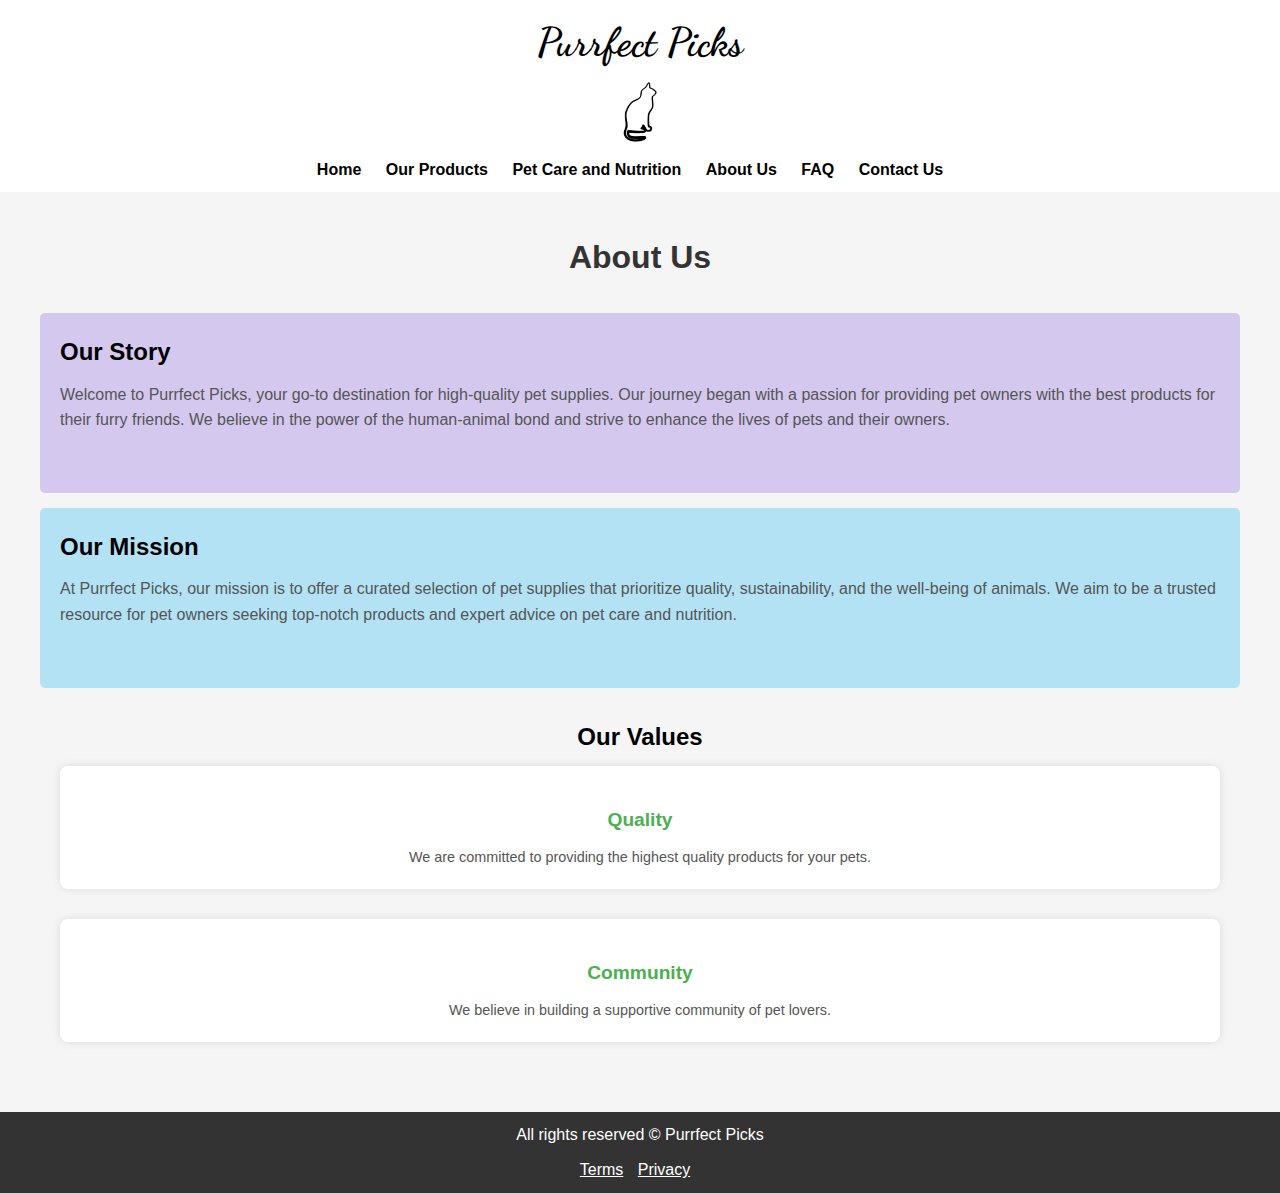
<file: PurfectPicks-main/about.html>
<!DOCTYPE html>
<html lang="en">
<head>
    <meta charset="UTF-8">
    <meta name="viewport" content="width=device-width, initial-scale=1.0">
    <link rel="stylesheet" href="aboutStyles.css">
    <link rel="stylesheet" href="https://cdnjs.cloudflare.com/ajax/libs/font-awesome/6.4.2/css/all.min.css" integrity="sha512-z3gLpd7yknf1YoNbCzqRKc4qyor8gaKU1qmn+CShxbuBusANI9QpRohGBreCFkKxLhei6S9CQXFEbbKuqLg0DA==" crossorigin="anonymous" referrerpolicy="no-referrer" />
    <link rel="preconnect" href="https://fonts.googleapis.com">
<link rel="preconnect" href="https://fonts.gstatic.com" crossorigin>
<link href="https://fonts.googleapis.com/css2?family=Dancing+Script:wght@500&family=Great+Vibes&family=Lato:wght@300&family=Lora:ital,wght@1,500&family=Martel&family=Noto+Sans:wght@300&family=Noto+Serif+Georgian&family=Nunito:wght@600&family=Poppins:wght@300;800&family=Roboto&family=Rubik&family=Tilt+Neon&display=swap" rel="stylesheet">
<link rel="icon" type="image/x-icon" href="/images/favicon.png">
    <title>Purrfect Picks: Pet Supplies</title>
</head>
<body>
    <header>
        <p class="heading">Purrfect Picks</p>
        <img src="images/catPNG.png" height="75px">
        <nav>
            <ul class="navigation">
                <li><a href="index.html">Home</a></li>
                <li><a href="products.html">Our Products</a></li>
                <li><a href="petCare.html">Pet Care and Nutrition</a></li>
                <li><a href="about.html">About Us</a></li>
                <li><a href="#">FAQ</a></li>
                <li><a href="#">Contact Us</a></li>
            </ul>
        </nav>
    </header>

    <main>
        <div class="container">
            <section class="content">
                <h1>About Us</h1>

                <div class="story">
                    <article>
                        <h2>Our Story</h2>
                        <p>
                            Welcome to Purrfect Picks, your go-to destination for high-quality pet supplies.
                            Our journey began with a passion for providing pet owners with the best products for their furry friends.
                            We believe in the power of the human-animal bond and strive to enhance the lives of pets and their owners.
                        </p>
                    </article>
                </div>
               

                <div class="mission">
                    <article>
                        <h2>Our Mission</h2>
                        <p>
                            At Purrfect Picks, our mission is to offer a curated selection of pet supplies that prioritize
                            quality, sustainability, and the well-being of animals. We aim to be a trusted resource for pet owners
                            seeking top-notch products and expert advice on pet care and nutrition.
                        </p>
                    </article>    
                </div>
                
                <section class="values-section">
                    <h2 style="text-align: center; padding: 10px; margin-top: 20px;">Our Values</h2>
                    <div class="value">
                        <h3>Quality</h3>
                        <p>We are committed to providing the highest quality products for your pets.</p>
                    </div>

                    <div class="value">
                        <h3>Community</h3>
                        <p>We believe in building a supportive community of pet lovers.</p>
                    </div>

                </section>

            </section>
        </div>
    </main>

    <footer>
        <P class="copyright">
            All rights reserved &copy; Purrfect Picks
        </P>
        <uL>
            <li><a href="#">Terms</a></li>
            <li><a href="#">Privacy</a></li>
        </uL>
    </footer>
    
</body>
</html>
</file>
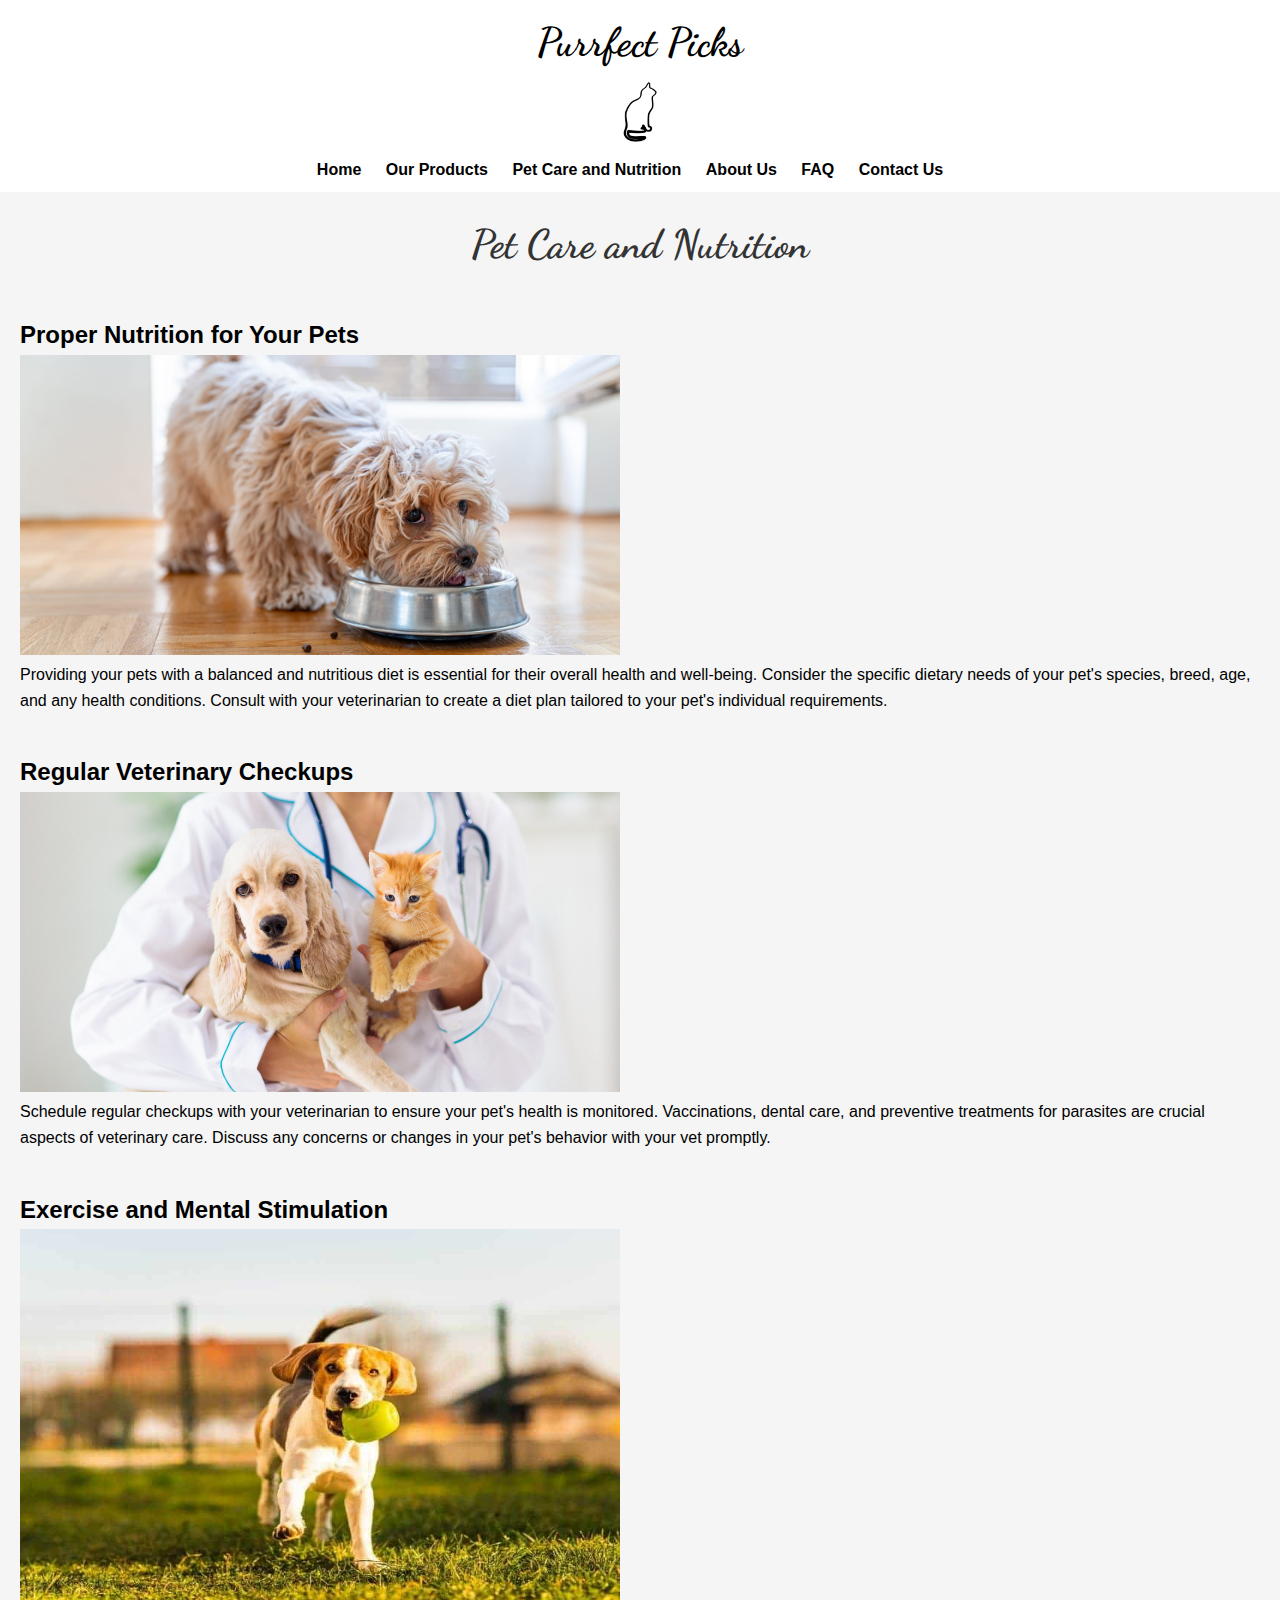
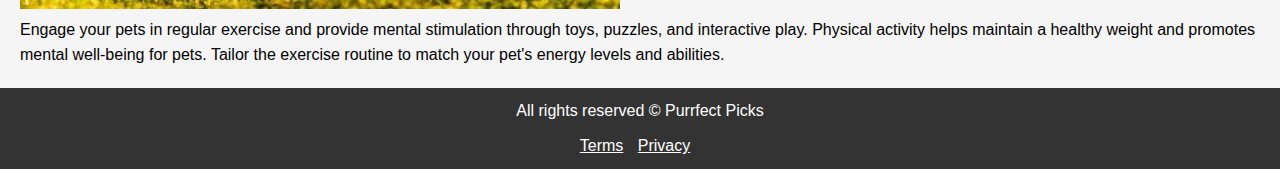
<file: PurfectPicks-main/petCare.html>
<!DOCTYPE html>
<html lang="en">
<head>
    <meta charset="UTF-8">
    <meta name="viewport" content="width=device-width, initial-scale=1.0">
    <link rel="stylesheet" href="petCareStyles.css">
    <link rel="stylesheet" href="https://cdnjs.cloudflare.com/ajax/libs/font-awesome/6.4.2/css/all.min.css" integrity="sha512-z3gLpd7yknf1YoNbCzqRKc4qyor8gaKU1qmn+CShxbuBusANI9QpRohGBreCFkKxLhei6S9CQXFEbbKuqLg0DA==" crossorigin="anonymous" referrerpolicy="no-referrer" />
    <link rel="preconnect" href="https://fonts.googleapis.com">
<link rel="preconnect" href="https://fonts.gstatic.com" crossorigin>
<link href="https://fonts.googleapis.com/css2?family=Dancing+Script:wght@500&family=Great+Vibes&family=Lato:wght@300&family=Lora:ital,wght@1,500&family=Martel&family=Noto+Sans:wght@300&family=Noto+Serif+Georgian&family=Nunito:wght@600&family=Poppins:wght@300;800&family=Roboto&family=Rubik&family=Tilt+Neon&display=swap" rel="stylesheet">
<link rel="icon" type="image/x-icon" href="/images/favicon.png">
    <title>Purrfect Picks: Pet Supplies</title>
</head>
<body>
    <header>
        <p class="heading">Purrfect Picks</p>
        <img src="images/catPNG.png" height="75px">
        <nav>
            <ul class="navigation">
                <li><a href="index.html">Home</a></li>
                <li><a href="products.html">Our Products</a></li>
                <li><a href="petCare.html">Pet Care and Nutrition</a></li>
                <li><a href="about.html">About Us</a></li>
                <li><a href="#">FAQ</a></li>
                <li><a href="#">Contact Us</a></li>
            </ul>
        </nav>
    </header>

    <main>
        <div class="container">

            <section class="content">
                <h1 class="heading" style="text-align: center;">Pet Care and Nutrition</h1>

                <div class="article1" id="article1">
                    <article>
                        <h2>Proper Nutrition for Your Pets</h2>
                        <img src="images/petFood.jpg" height="300px">
                        <p>
                            Providing your pets with a balanced and nutritious diet is essential for their overall health and well-being.
                            Consider the specific dietary needs of your pet's species, breed, age, and any health conditions.
                            Consult with your veterinarian to create a diet plan tailored to your pet's individual requirements.
                        </p>
                    </article>
    
                </div>
                
                <div class="article1" id="article2">
                    <article>
                        <h2>Regular Veterinary Checkups</h2>
                        <img src="images/veter.jpg" height="300px" width="600px">
                        <p>
                            Schedule regular checkups with your veterinarian to ensure your pet's health is monitored.
                            Vaccinations, dental care, and preventive treatments for parasites are crucial aspects of veterinary care.
                            Discuss any concerns or changes in your pet's behavior with your vet promptly.
                        </p>
                    </article>
                </div>

                <div class="article1" id="article3">
                    <article>
                    <h2>Exercise and Mental Stimulation</h2>
                    <img src="images/exercise.jpg"  height="380px" width="600px">
                    <p>
                        Engage your pets in regular exercise and provide mental stimulation through toys, puzzles, and interactive play.
                        Physical activity helps maintain a healthy weight and promotes mental well-being for pets.
                        Tailor the exercise routine to match your pet's energy levels and abilities.
                    </p>
                </article>

                </div>
                
        

            </section>
        </div>
    </main>

    <footer>
        <P class="copyright">
            All rights reserved &copy; Purrfect Picks
        </P>
        <uL>
            <li><a href="#">Terms</a></li>
            <li><a href="#">Privacy</a></li>
        </uL>
    </footer>
    
</body>
</html>
</file>
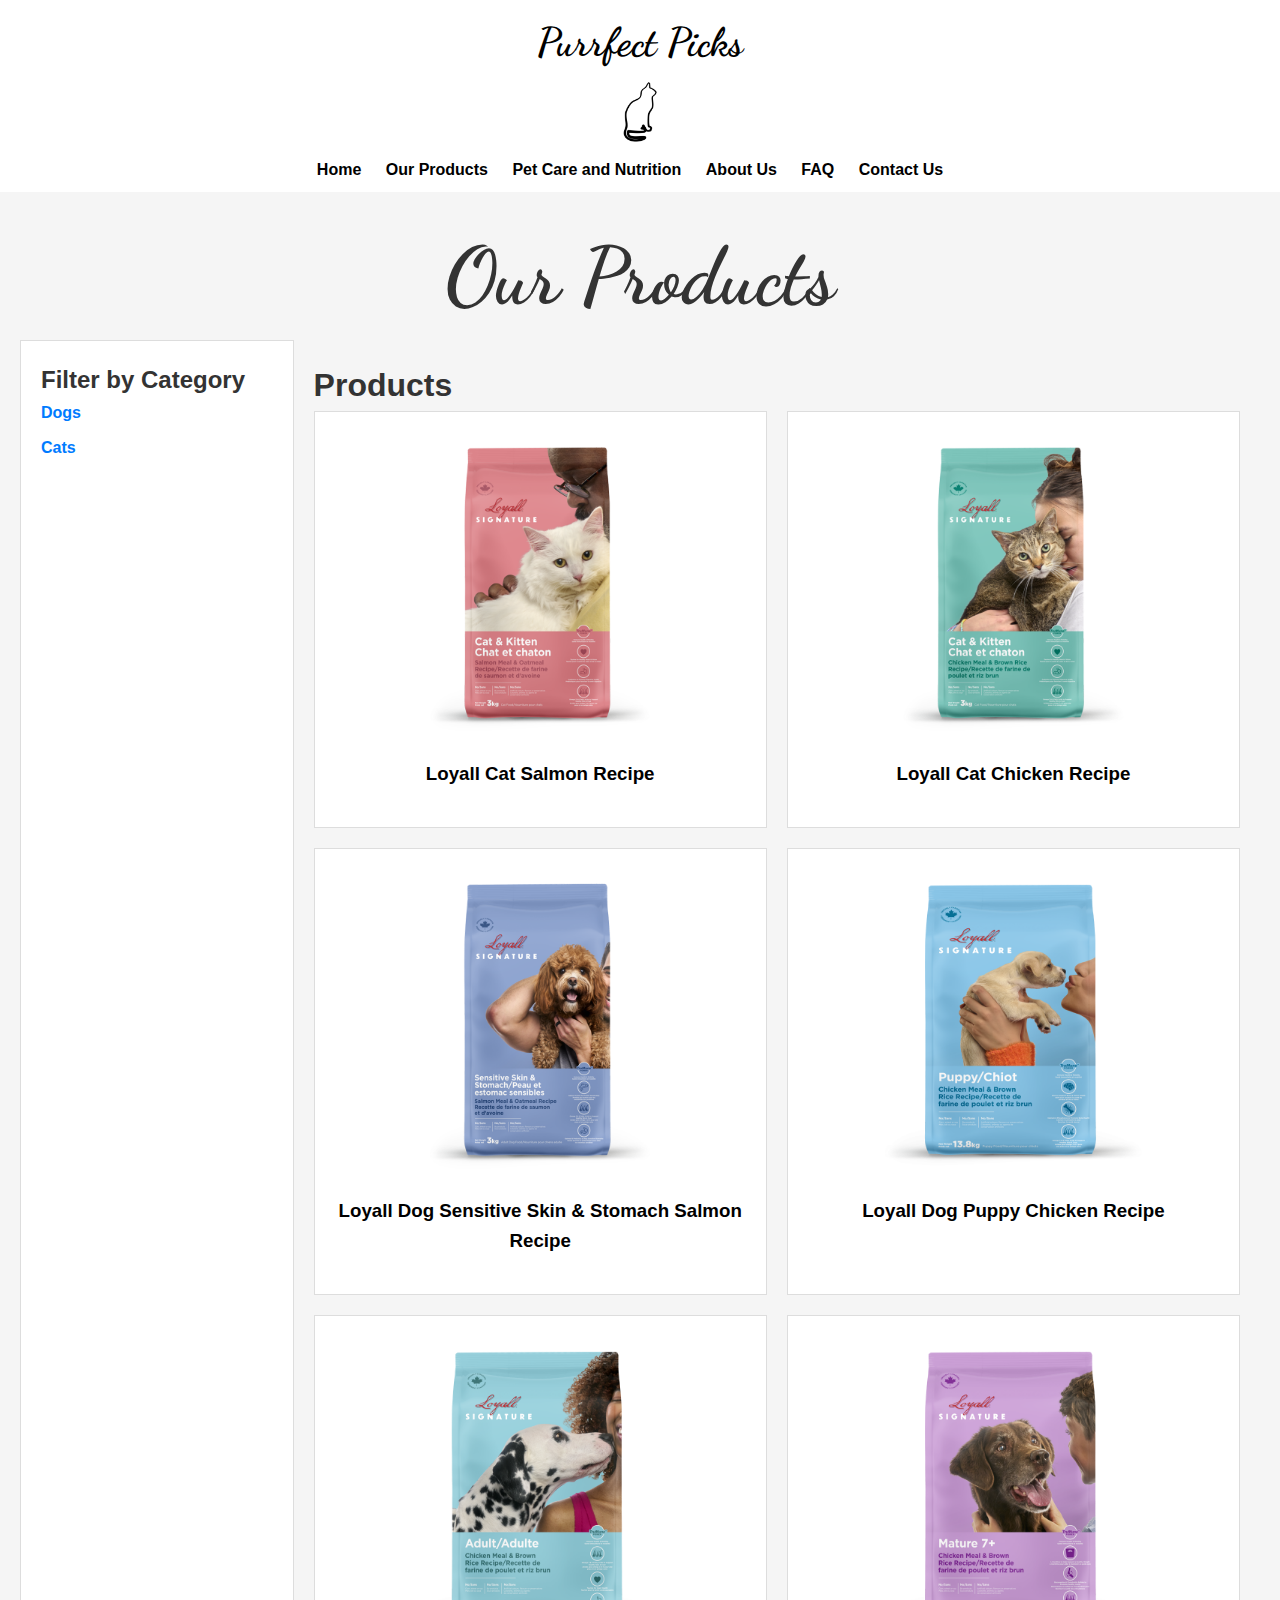
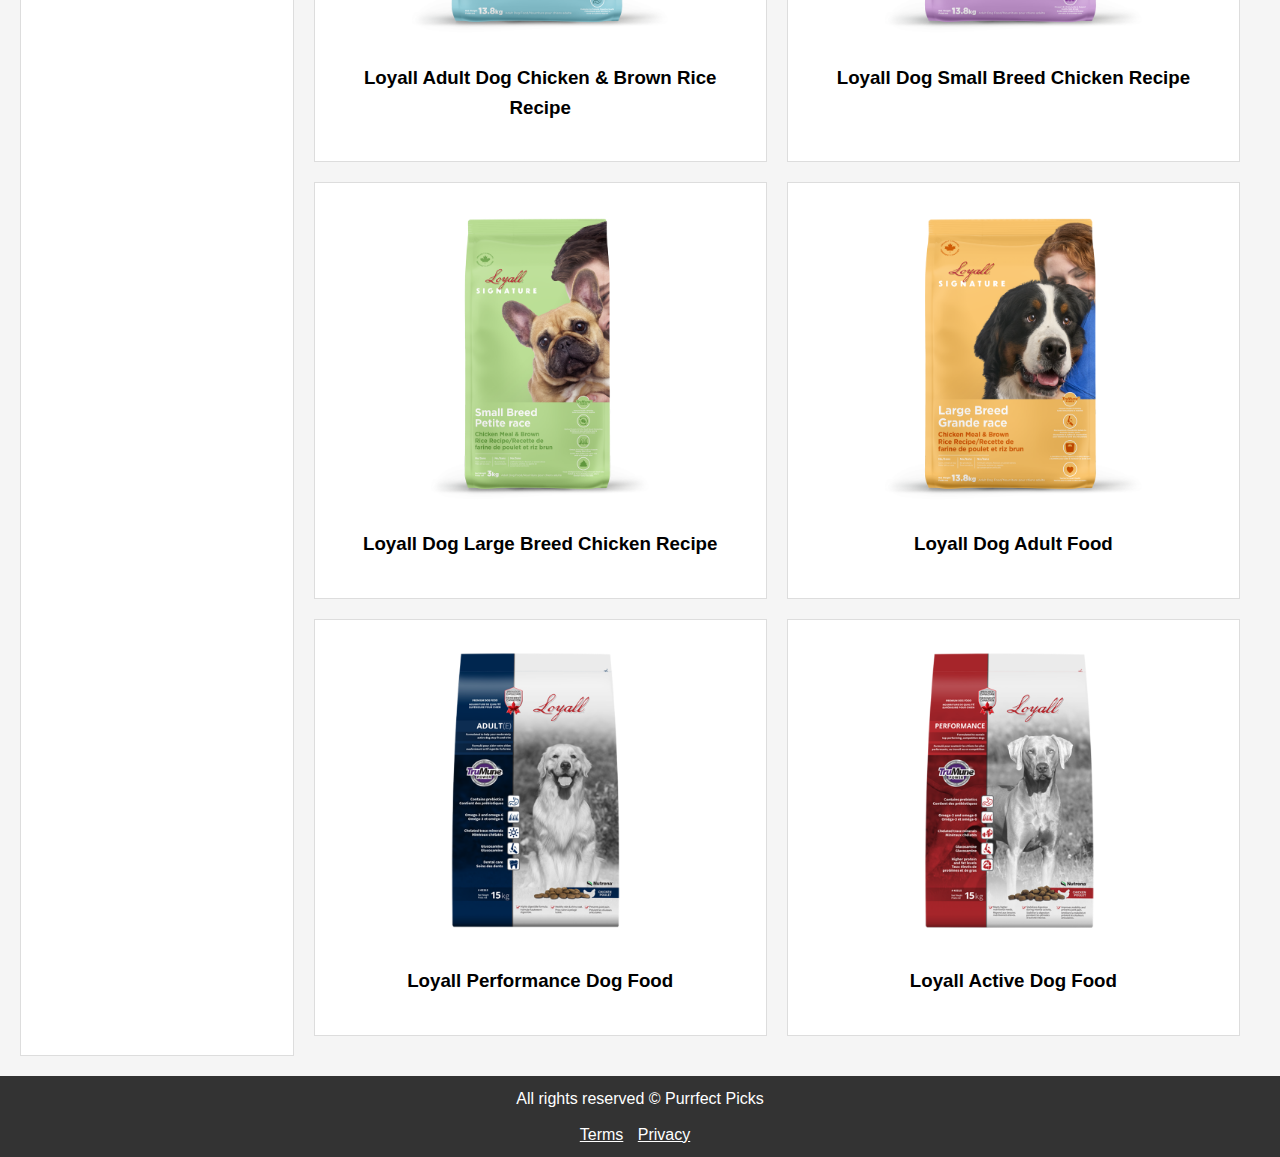
<file: PurfectPicks-main/products.html>
<!DOCTYPE html>
<html lang="en">
<head>
    <meta charset="UTF-8">
    <meta name="viewport" content="width=device-width, initial-scale=1.0">
    <link rel="stylesheet" href="productStyles.css">
    <link rel="stylesheet" href="https://cdnjs.cloudflare.com/ajax/libs/font-awesome/6.4.2/css/all.min.css" integrity="sha512-z3gLpd7yknf1YoNbCzqRKc4qyor8gaKU1qmn+CShxbuBusANI9QpRohGBreCFkKxLhei6S9CQXFEbbKuqLg0DA==" crossorigin="anonymous" referrerpolicy="no-referrer" />
    <link rel="preconnect" href="https://fonts.googleapis.com">
<link rel="preconnect" href="https://fonts.gstatic.com" crossorigin>
<link href="https://fonts.googleapis.com/css2?family=Dancing+Script:wght@500&family=Great+Vibes&family=Lato:wght@300&family=Lora:ital,wght@1,500&family=Martel&family=Noto+Sans:wght@300&family=Noto+Serif+Georgian&family=Nunito:wght@600&family=Poppins:wght@300;800&family=Roboto&family=Rubik&family=Tilt+Neon&display=swap" rel="stylesheet">
<link rel="icon" type="image/x-icon" href="/images/favicon.png">
    <title>Purrfect Picks: Pet Supplies</title>
</head>
<body>
    <header>
        <p class="heading">Purrfect Picks</p>
        <img src="images/catPNG.png" height="75px">
        <nav>
            <ul class="navigation">
                <li><a href="index.html">Home</a></li>
                <li><a href="products.html">Our Products</a></li>
                <li><a href="petCare.html">Pet Care and Nutrition</a></li>
                <li><a href="about.html">About Us</a></li>
                <li><a href="#">FAQ</a></li>
                <li><a href="#">Contact Us</a></li>
            </ul>
        </nav>
    </header>

    <main>
    <div class="heading">
        <h1 style="text-align: center;">Our Products</h1>
    </div>
    <div class="container">
        <aside class="sidebar">
            <h2>Filter by Category</h2>
            <ul>
                <li><a href="#" class="category-filter" data-category="dogs">Dogs</a></li>
                <li><a href="#" class="category-filter" data-category="cats">Cats</a></li>
            </ul>
        </aside>

        <main>
            <h1>Products</h1>          
            <div id="products-container">
               <div class="product">
                    <img src="images/cat1.png" height="300px">
                    <h3>Loyall Cat Salmon Recipe</h3>
               </div>
                <div class="product">
                    <img src="images/cat2.png" height="300px">
                    <h3>Loyall Cat Chicken Recipe</h3>
                </div>
                <div class="product">
                    <img src="images/dog1.png" height="300px">
                    <h3>Loyall Dog Sensitive Skin & Stomach Salmon Recipe</h3>
                </div>
                <div class="product">
                    <img src="images/dog2.png" height="300px">
                    <h3>Loyall Dog Puppy Chicken Recipe</h3>
                </div>
                <div class="product">
                    <img src="images/dog3.png" height="300px">
                    <h3>Loyall Adult Dog Chicken & Brown Rice Recipe</h3>
                </div>
                <div class="product">
                    <img src="images/dog4.png" height="300px">
                    <h3>Loyall Dog Small Breed Chicken Recipe</h3>
                </div>
                <div class="product">
                    <img src="images/dog5.png" height="300px">
                    <h3>Loyall Dog Large Breed Chicken Recipe</h3>
                </div>
                <div class="product">
                    <img src="images/dog6.png" height="300px">
                    <h3>Loyall Dog Adult Food</h3>
                </div>
                <div class="product">
                    <img src="images/dog7.png" height="300px">
                    <h3>Loyall Performance Dog Food</h3>
                </div>
                <div class="product">
                    <img src="images/dog8.png" height="300px">
                    <h3>Loyall Active Dog Food</h3>
                </div>
            </div>
        </main>
    </div>

    </main>

    <footer>
        <P class="copyright">
            All rights reserved &copy; Purrfect Picks
        </P>
        <uL>
            <li><a href="#">Terms</a></li>
            <li><a href="#">Privacy</a></li>
        </uL>
    </footer>
    <script src="product.js"></script>
</body>
</html>
</file>
<file: PurfectPicks-main/styles.css>
body, h1, h2, p, ul, li {
    margin: 0;
    padding: 0;
}

/* Body Styles */
body {
    font-family: 'Arial', sans-serif;
    line-height: 1.6;
    background-color: #f5f5f5;
    color: #000000;
}

/* Header Styles */

.heading{
    font-family: 'Dancing Script', cursive;
    font-size: 40px;
    font-weight: bold;
}

header {
    background-color: #ffffff;
    color: #000000;
    padding: 10px 20px;
    text-align: center;
}


header h1 {
    font-size: 1.8em;
}

nav ul {
    list-style: none;
}

nav ul li {
    display: inline;
    margin-right: 20px;
}

nav a {
    text-decoration: none;
    color: #000000;
    font-weight: bold;
}

.navigation a:hover{
    text-decoration: underline;
}

/* Main Section Styles */
main {
    padding: 20px;
}

.hero-section img {
    width: 100%;
    height: auto;
}

.main-section {
    margin-top: 80px;
}

.main-section .div1
 {
    padding: 20px;
    border: 1px solid #ddd;
    margin-right: 10px;
    margin-bottom: 20px;
    display: grid;
    grid-template-columns: repeat(2, 1fr);
}

#div1, #div3{
    background-color: rgb(195, 178, 233);
}

#div2{
    background-color: rgb(161, 219, 242);
}

.main-section h2 {
    color: #333;
}

/* Footer Styles */
footer {
    background-color: #333;
    color: #fff;
    padding: 10px 20px;
    text-align: center;
}

footer a {
    color: #fff;
}

/* Copyright Section Styles */
footer .copyright {
    margin-bottom: 10px;
}

/* Navigation in Footer Styles */
footer ul {
    list-style: none;
}

footer ul li {
    display: inline;
    margin-right: 10px;
}
</file>
<file: Assignment 2 (1)/Assignment2/styles.css>
/* style for whole page */
*{
    border: 0;
    margin:0 auto;
    padding: 0;
    font-family: Arial, Helvetica, sans-serif;
    max-width: 100%;
}

/* Style for Cadbury Image */
.background{
    width: 100%;
    height: 20%;
}

/* Style for container */
.container {
    display: flex;
    justify-content: space-between;
    align-items: center;
    background-color: rgb(45, 10, 81);
    padding: 10px;
}

/* Style for Logo */
.logo{
    display: flex;
    align-items: center;
}

/* Style for Navigation Bar */
.navigationBar{
    position: relative;
    float: right;
}

/* Style for Navigation List */
.navigationBar ul{
    list-style-type: none;
}

/* Style for Navigation List's li */
.navigationBar ul li{
    display: inline;
    margin-right: 15px;
}

/* Style for Navigation List A tag */
.navigationBar ul li a{
    font-size: 120%;
    padding: 8px;
    color: white;
    text-decoration: none;
}

/* Style for Navigation List A:hover */
.navigationBar ul li a:hover{
    color: rgb(255, 221, 129);
}

/* Style for burger icon */
.burger-icon {
    font-size: 1.5em;
    color: white;
    cursor: pointer;
    display: none;
}

/* Style for website when max-width: 720px */
@media only screen and (max-width: 720px) {

    body{
        overflow-x: hidden;
    }

    .navigationBar {
        display: none;
        position: absolute;
        top: 100px;
        left: 0;
        width: 100%;
        background-color:  rgb(45, 10, 81);
        z-index: 1;
    }

    .navigationBar ul {
        list-style-type: none;
        padding: 0;
        text-align: center;
    }

    .navigationBar ul li {
        display: block;
        padding: 15px;
        border-bottom: 1px solid  rgb(45, 10, 81);
    }

    .navigationBar ul li:last-child {
        border-bottom: none;
    }

    .burger-icon {
        display: block;
        position: absolute;
        top: 20px;
        right: 20px;
        font-size: 20px;
        cursor: pointer;
    }
}
  
/* Style for Content  */
.content-container{
    background-color: white;
    padding: 20px;
    margin-top: 40px;
}

/* Style for NewCreation */
.newCreation{
    color:  rgb(69, 10, 124);
    font-weight: bold;
    font-size: 40px;
    text-align: center;
}

/* Style for description1 */
.description1{
    text-align: center;
}

/* Style for container box */
.containers-box{
    margin-top: 70px;
}

/* style for containers */
.containers{
    display: grid;
    grid-template-columns: repeat(3, 1fr);
    gap: 30px;
}

/* Style for chocolate images */
.chocoImage{
    margin: 30px;
}

/* Style for chocolate Box */
.chocolateBox{
    background-color:  rgb(53, 8, 96);
    border-radius: 5px;
}

/* Style for chocolate bars */
.chocoBars{
    padding: 30px;
    color: white;
    text-align: center;
}

/* Style when max-width is 720px*/
@media only screen and (max-width: 720px) {

    .containers{
        display: grid;
        grid-template-columns: repeat(2, 1fr);
        gap: 30px;
    }
    
    .chocoImage{
        margin: 30px;
    }
    
    .chocolateBox{
        background-color:  rgb(53, 8, 96);
        border-radius: 5px;
    }
    
    .chocoBars{
        padding: 30px;
        color: white;
        text-align: center;
    }
    
}

/* Style when max-width is 480px */
@media only screen and (max-width: 480px) {

    .containers{
        display: grid;
        grid-template-columns: repeat(1, 1fr);
        gap: 30px;
    }
    
    .chocoImage{
        margin: 30px;
    }
    
    .chocolateBox{
        background-color:  rgb(53, 8, 96);
        border-radius: 5px;
    }
    
    .chocoBars{
        padding: 30px;
        color: white;
        text-align: center;
    }
    
}

/* Style for section2 */
.section2{
    display: grid;
    grid-template-columns: repeat(2, 1fr);
    margin-top: 70px;
    margin-bottom: 70px;
}

.section2 > div {
    display: flex;
    flex-direction: column;
}

.img-container {
    grid-row: 1 / span 2; 
}

.thankyou{
    height: 100%;
    max-width: 100%;
    object-fit: cover;
}

.thanks{
    color: white;
    padding: 200px 20px;
    align-items: center;
    text-align: center;
    background-color: rgb(53, 8, 96) ;
    grid-row: 1; 
    margin: 0;
}

/* Style when max-width: 720px */
@media only screen and (max-width: 720px) {

    .section2{
        display: grid;
        grid-template-columns: repeat(1, 1fr);
        margin-top: 70px;
        margin-bottom: 70px;
    }
    
    .section2 > div {
        display: flex;
        flex-direction: column;
    }
    
    .img-container {
        grid-row: 1 / span 2; 
    }
    
    .thankyou{
        height: 100%;
        max-width: 100%;
        object-fit: cover;
    }
    
    .thanks{
        color: white;
        padding: 200px 20px;
        align-items: center;
        text-align: center;
        background-color: rgb(53, 8, 96) ;
        grid-row: 1; 
        margin: 0;
    }
    
}

/* Style for footer */
.footer{
    background-color:  rgb(53, 8, 96);
    position: relative;
}

/* STyle for image in footer */
.glassImg{
    margin-left: 80%;
    transform: translateX(-50%);
    width: auto; 
    max-width: 100%; 
}

/* Style for footerDetails */
.footerDetails{
    margin-top: 30px;
    margin-bottom: 30px;
    margin-left: 100px;
    margin-right: 100px;
}

/* Style for brands */
.brands{
    display: flex;
    list-style-type: none;
    justify-content: flex-end;
    align-items: center;
}

/* Style for icons */
.icons{
    color: rgb(53, 8, 96);
    font-size: 30px;
    margin-left: 10px;
    margin: 0;
    padding: 8px;
}

/* Style for hovering over icons */
.icons:hover{
    font-size: 35px;
}

/* Style for horizontal line */
hr {
    border: 0;
    clear:both;
    display:block;
    width: 100%;               
    background-color: rgb(53, 8, 96);
    height: 1px;
    margin-top: 20px;
  }

/* Style for footer links */
.footerLinks{
    margin-top: 30px;
    margin-bottom: 50px;
}

/* Style for copyright text */
.copyright{
    margin-right: auto;
    color: rgb(53, 8, 96);
}

/* Style for footerList */
.footerList {
    display: flex;
    list-style-type: none;
    font-size: 15px;
    justify-content: space-between;
    align-items: center;
}


.footerList li a {
    text-decoration: none;
}

.afooter {
    margin-right: 5px;
}

.afooter a:hover {
    text-decoration: underline;
}

.copyright {
    margin-left: 10px;
}

/* Style when max-width 720px */
@media only screen and (max-width: 720px) {

    .section2{
        display: grid;
        grid-template-columns: repeat(1, 1fr);
        margin-top: 70px;
        margin-bottom: 70px;
    }
    
    .section2 > div {
        display: flex;
        flex-direction: column;
    }
    
    .img-container {
        grid-row: 1 / span 2; 
    }
    
    .thankyou{
        height: 100%;
        max-width: 100%;
        object-fit: cover;
    }
    
    .thanks{
        color: white;
        padding: 200px 20px;
        align-items: center;
        text-align: center;
        background-color: rgb(53, 8, 96) ;
        grid-row: 1; 
        margin: 0;
    }
    
}


/* Style when max-width 720px */
@media only screen and (max-width: 720px) {

    .footerList{
        display: block;
        align-items: center;
        text-align: center;
    }

    .footerList li{
        padding: 15px;
    }
    
}

.quick-contact-form {
    flex: 1;
    padding: 0 20px;
    background-color: #a3a4f5;
}

h3 {
    color: #fff;
    text-align: center;
    padding: 15px;
}

form {
    display: flex;
    flex-direction: column;
}

label {
    margin-top: 10px;
}

input,
textarea {
    padding: 10px;
    margin-top: 5px;
    margin-bottom: 15px;
    border: 1px solid #fff;
    border-radius: 5px;
}

button {
    background-color: #3e4095;
    color: #fff;
    padding: 10px 20px;
    border: none;
    border-radius: 5px;
    cursor: pointer;
    margin-bottom: 15px;
}

button:hover {
    background-color: #1a1c4e;
}
</file>
<file: PurfectPicks-main/productStyles.css>
body, h1, h2, p, ul, li {
    margin: 0;
    padding: 0;
}

/* Body Styles */
body {
    font-family: 'Arial', sans-serif;
    line-height: 1.6;
    background-color: #f5f5f5;
    color: #000000;
}

/* Header Styles */

.heading{
    font-family: 'Dancing Script', cursive;
    font-size: 40px;
    font-weight: bold;
}

header {
    background-color: #ffffff;
    color: #000000;
    padding: 10px 20px;
    text-align: center;
}


header h1 {
    font-size: 1.8em;
}

nav ul {
    list-style: none;
}

nav ul li {
    display: inline;
    margin-right: 20px;
}

nav a {
    text-decoration: none;
    color: #000000;
    font-weight: bold;
}

.navigation a:hover{
    text-decoration: underline;
}


/* Container Styles */
.container {
    display: flex;
    max-width: 1500px;
    margin: 0 auto;
}

/* Sidebar Styles */
.sidebar {
    flex: 1;
    padding: 20px;
    background-color: #fff;
    border: 1px solid #ddd;
    margin-left: 0;
}

.sidebar h2 {
    color: #333;
}

.sidebar ul {
    list-style: none;
}

.sidebar li {
    margin-bottom: 10px;
}

.sidebar a {
    text-decoration: none;
    color: #007BFF;
    font-weight: bold;
}

/* Main Content Styles */
main {
    flex: 4;
    padding: 20px;
}

main h1 {
    color: #333;
}

/* Product Styles */
#products-container {
    display: flex;
    flex-wrap: wrap;
    gap: 20px;
}

.product {
    flex: 1 1 300px;
    padding: 20px;
    background-color: #fff;
    border: 1px solid #ddd;
    text-align: center;
    transition: transform 0.3s ease-in-out;
}

.product:hover {
    transform: scale(1.05);
}


/* Footer Styles */
footer {
    background-color: #333;
    color: #fff;
    padding: 10px 20px;
    text-align: center;
}

footer a {
    color: #fff;
}

/* Copyright Section Styles */
footer .copyright {
    margin-bottom: 10px;
}

/* Navigation in Footer Styles */
footer ul {
    list-style: none;
}

footer ul li {
    display: inline;
    margin-right: 10px;
}
</file>
<file: PurfectPicks-main/aboutStyles.css>
/* Reset some default styles */
body, h1, h2, p, ul, li {
    margin: 0;
    padding: 0;
}

/* Body Styles */
body {
    font-family: 'Arial', sans-serif;
    line-height: 1.6;
    background-color: #f5f5f5;
    color: #000000;
}

/* Header Styles */

.heading{
    font-family: 'Dancing Script', cursive;
    font-size: 40px;
    font-weight: bold;
}

header {
    background-color: #ffffff;
    color: #000000;
    padding: 10px 20px;
    text-align: center;
}


header h1 {
    font-size: 1.8em;
}

nav ul {
    list-style: none;
}

nav ul li {
    display: inline;
    margin-right: 20px;
}

nav a {
    text-decoration: none;
    color: #000000;
    font-weight: bold;
}

.navigation a:hover{
    text-decoration: underline;
}

/* Main Content Styles */
main {
    padding: 40px;
    background-color: #f5f5f5;
}

main h1 {
    color: #333;
    text-align: center;
    margin-bottom: 30px;
    font-size: 2em;
}

article {
    margin-bottom: 40px;
}

article h2 {
    color: #000000;
    font-size: 1.5em;
    margin-bottom: 10px;
}

article p {
    line-height: 1.6;
    color: #555;
}

.story{
    background-color: rgb(212, 200, 239);
    padding: 20px;
    border-radius: 5px;
}

.mission{
    margin-top: 15px;
    background-color:  rgb(179, 226, 244);
    padding: 20px;
    border-radius: 5px;
}

/* Values Section Styles */
/* .values-section {
    display: flex;
    justify-content: center;
    flex-wrap: wrap;
    text-align: center;
} */

.value {
    text-align: center;
    flex: 1;
    margin: 0 20px 30px;
    padding: 20px;
    background-color: #fff;
    box-shadow: 0 0 10px rgba(0, 0, 0, 0.1);
    border-radius: 8px;
    transition: transform 0.3s ease-in-out;
}

.value:hover {
    transform: scale(1.05);
}

.value h3 {
    color: #4CAF50;
    margin-bottom: 10px;
    font-size: 1.2em;
}

.value p {
    color: #555;
    font-size: 0.9em;
}

/* Footer Styles */
footer {
    background-color: #333;
    color: #fff;
    padding: 10px 20px;
    text-align: center;
}

footer a {
    color: #fff;
}

/* Copyright Section Styles */
footer .copyright {
    margin-bottom: 10px;
}

/* Navigation in Footer Styles */
footer ul {
    list-style: none;
}

footer ul li {
    display: inline;
    margin-right: 10px;
}
</file>
<file: PurfectPicks-main/petCareStyles.css>
/* Reset some default styles */
body, h1, h2, p, ul, li {
    margin: 0;
    padding: 0;
}

/* Body Styles */
body {
    font-family: 'Arial', sans-serif;
    line-height: 1.6;
    background-color: #f5f5f5;
    color: #000000;
}

/* Header Styles */

.heading{
    font-family: 'Dancing Script', cursive;
    font-size: 40px;
    font-weight: bold;
}

header {
    background-color: #ffffff;
    color: #000000;
    padding: 10px 20px;
    text-align: center;
}


header h1 {
    font-size: 1.8em;
}

nav ul {
    list-style: none;
}

nav ul li {
    display: inline;
    margin-right: 20px;
}

nav a {
    text-decoration: none;
    color: #000000;
    font-weight: bold;
}

.navigation a:hover{
    text-decoration: underline;
}


/* Container Styles */
.container {
    display: flex;
    max-width: 1500px;
    margin: 0 auto;
}

.article1{
    margin-top: 40px;
}


/* Main Content Styles */
main {
    flex: 4;
    padding: 20px;
}

main h1 {
    color: #333;
}


/* Footer Styles */
footer {
    background-color: #333;
    color: #fff;
    padding: 10px 20px;
    text-align: center;
}

footer a {
    color: #fff;
}

/* Copyright Section Styles */
footer .copyright {
    margin-bottom: 10px;
}

/* Navigation in Footer Styles */
footer ul {
    list-style: none;
}

footer ul li {
    display: inline;
    margin-right: 10px;
}
</file>
